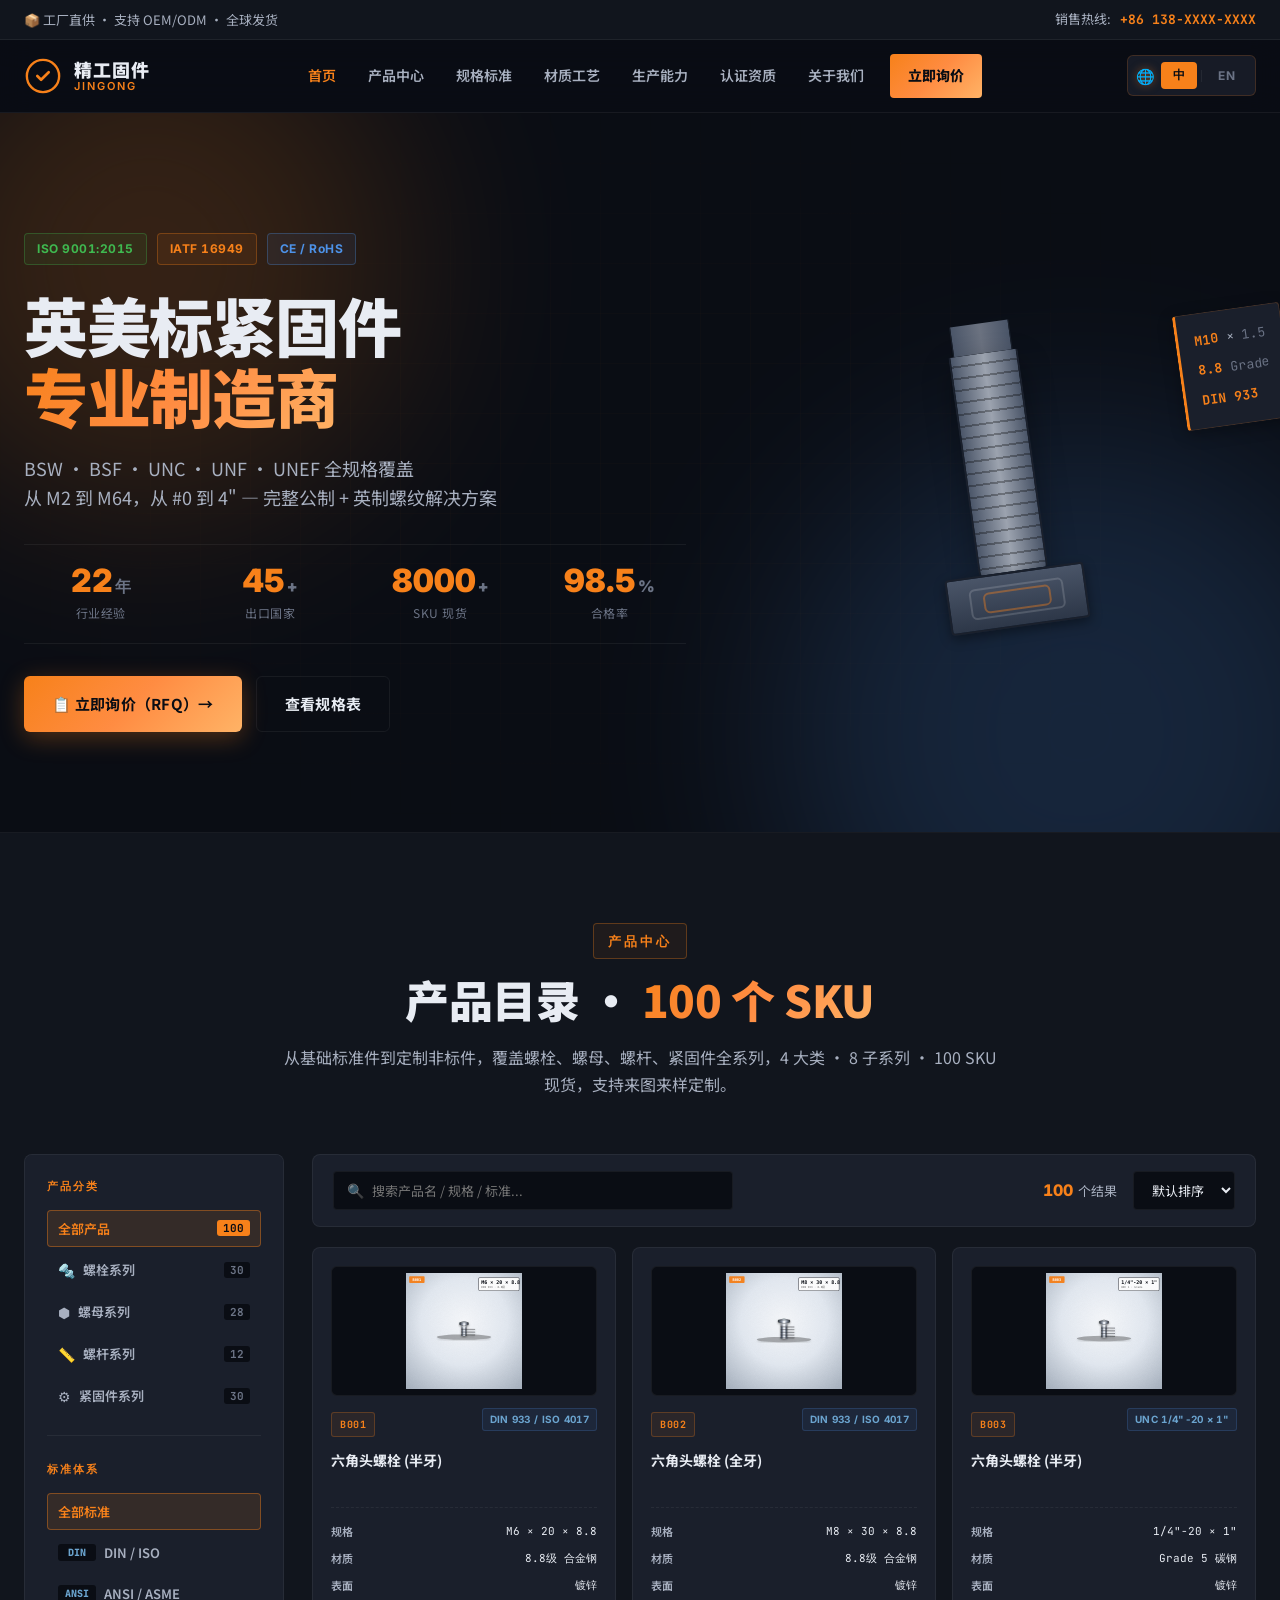
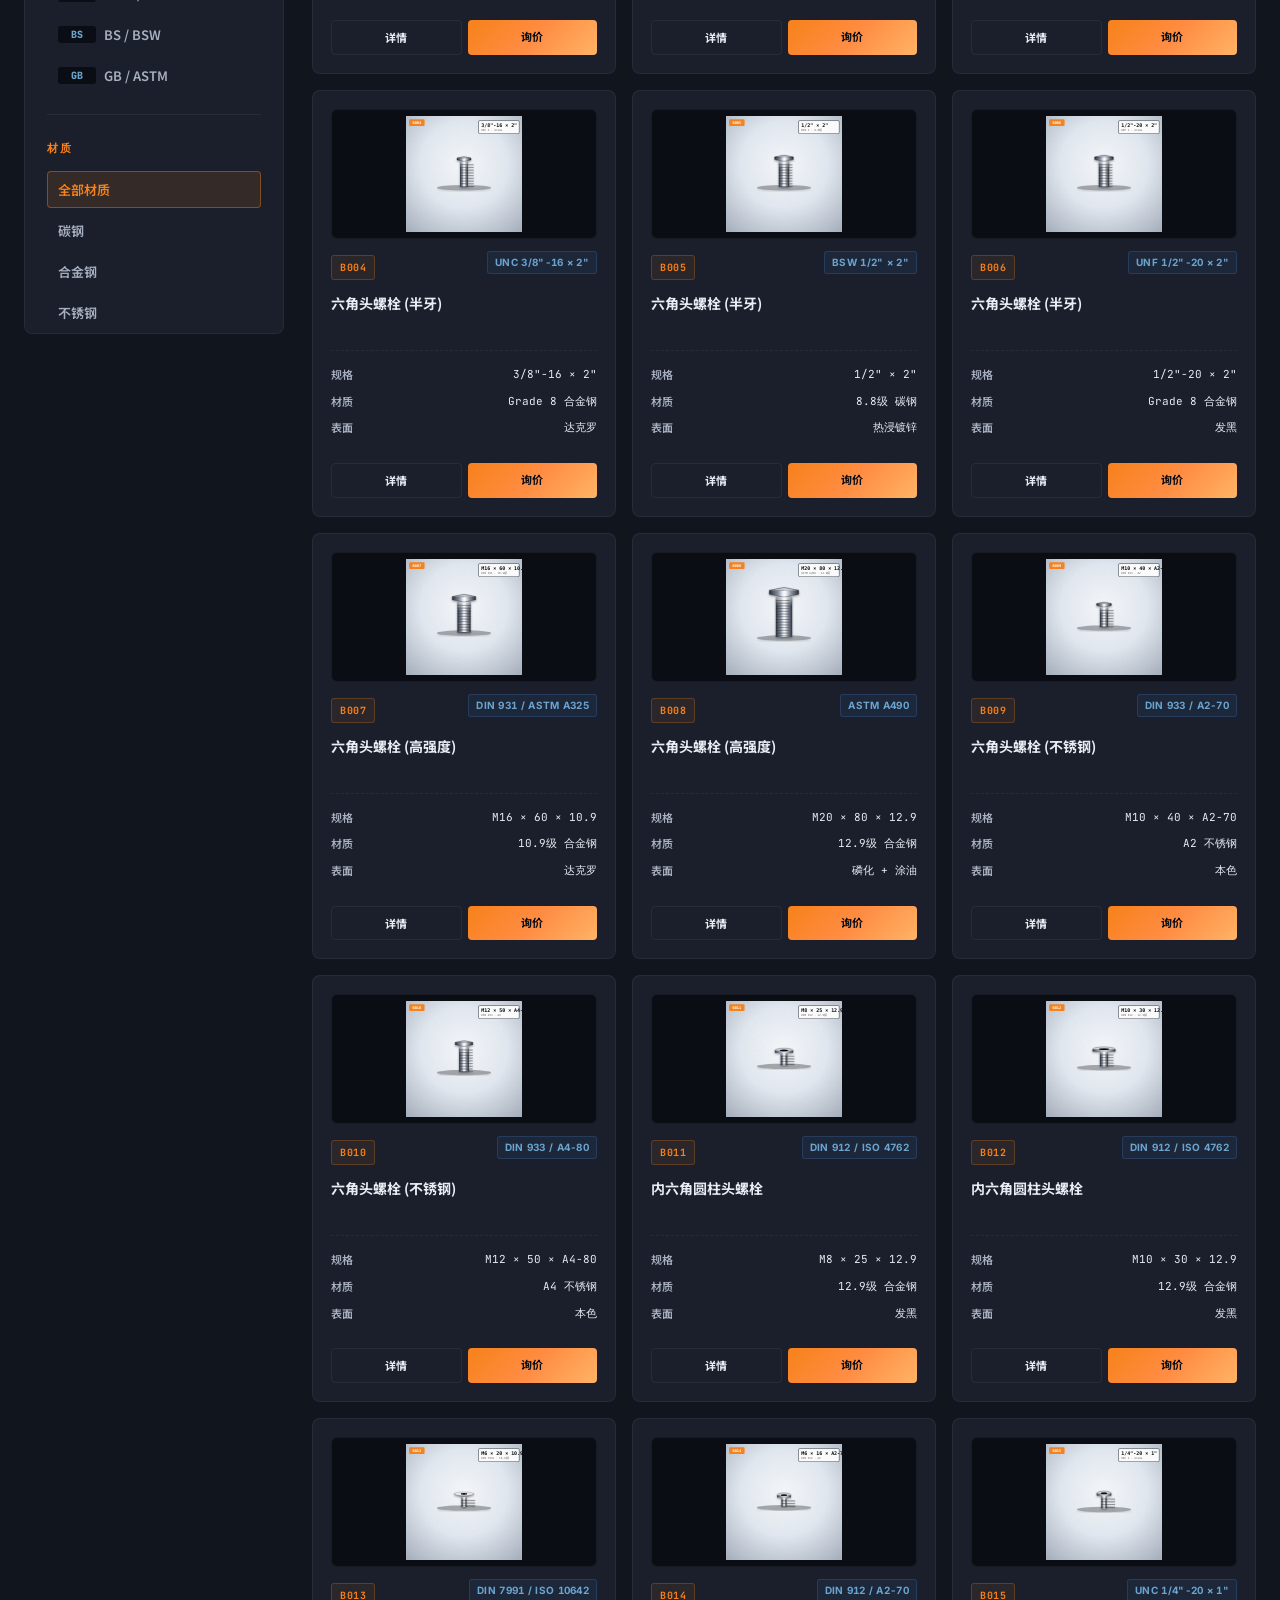
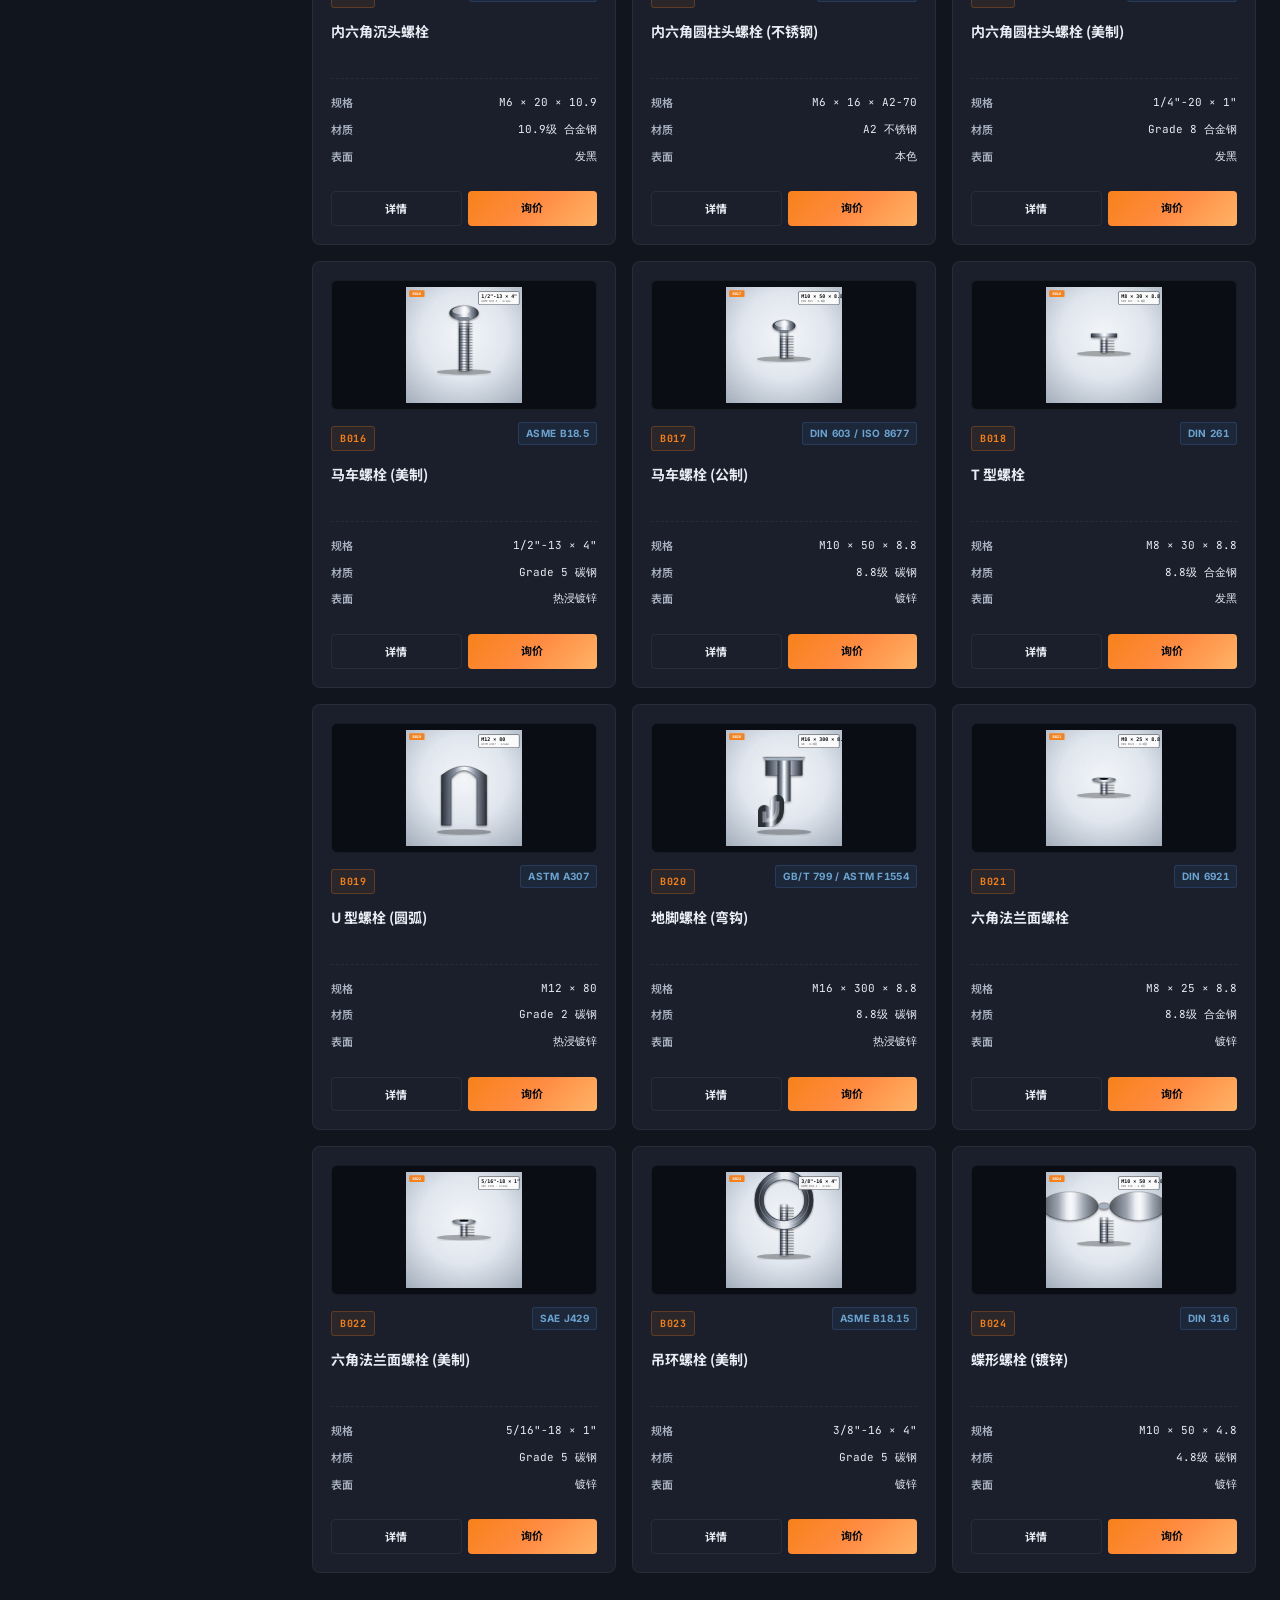
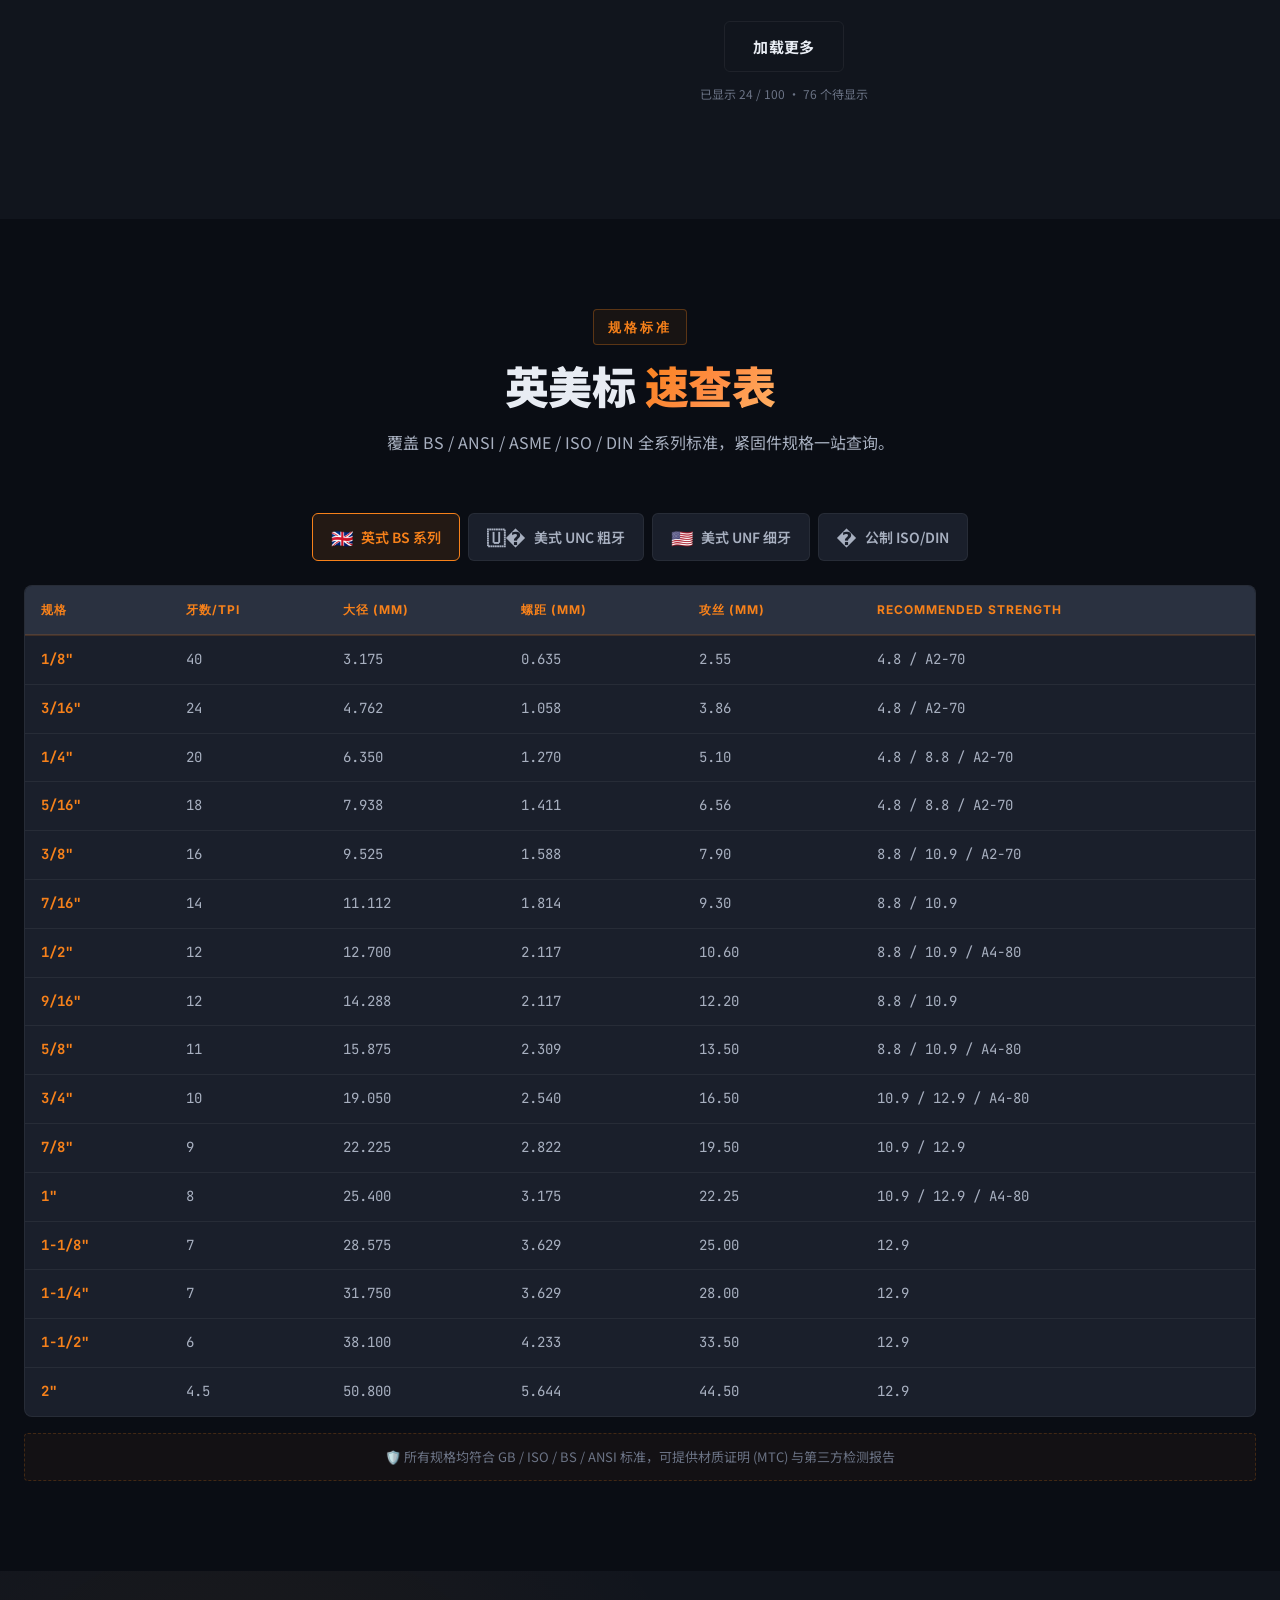
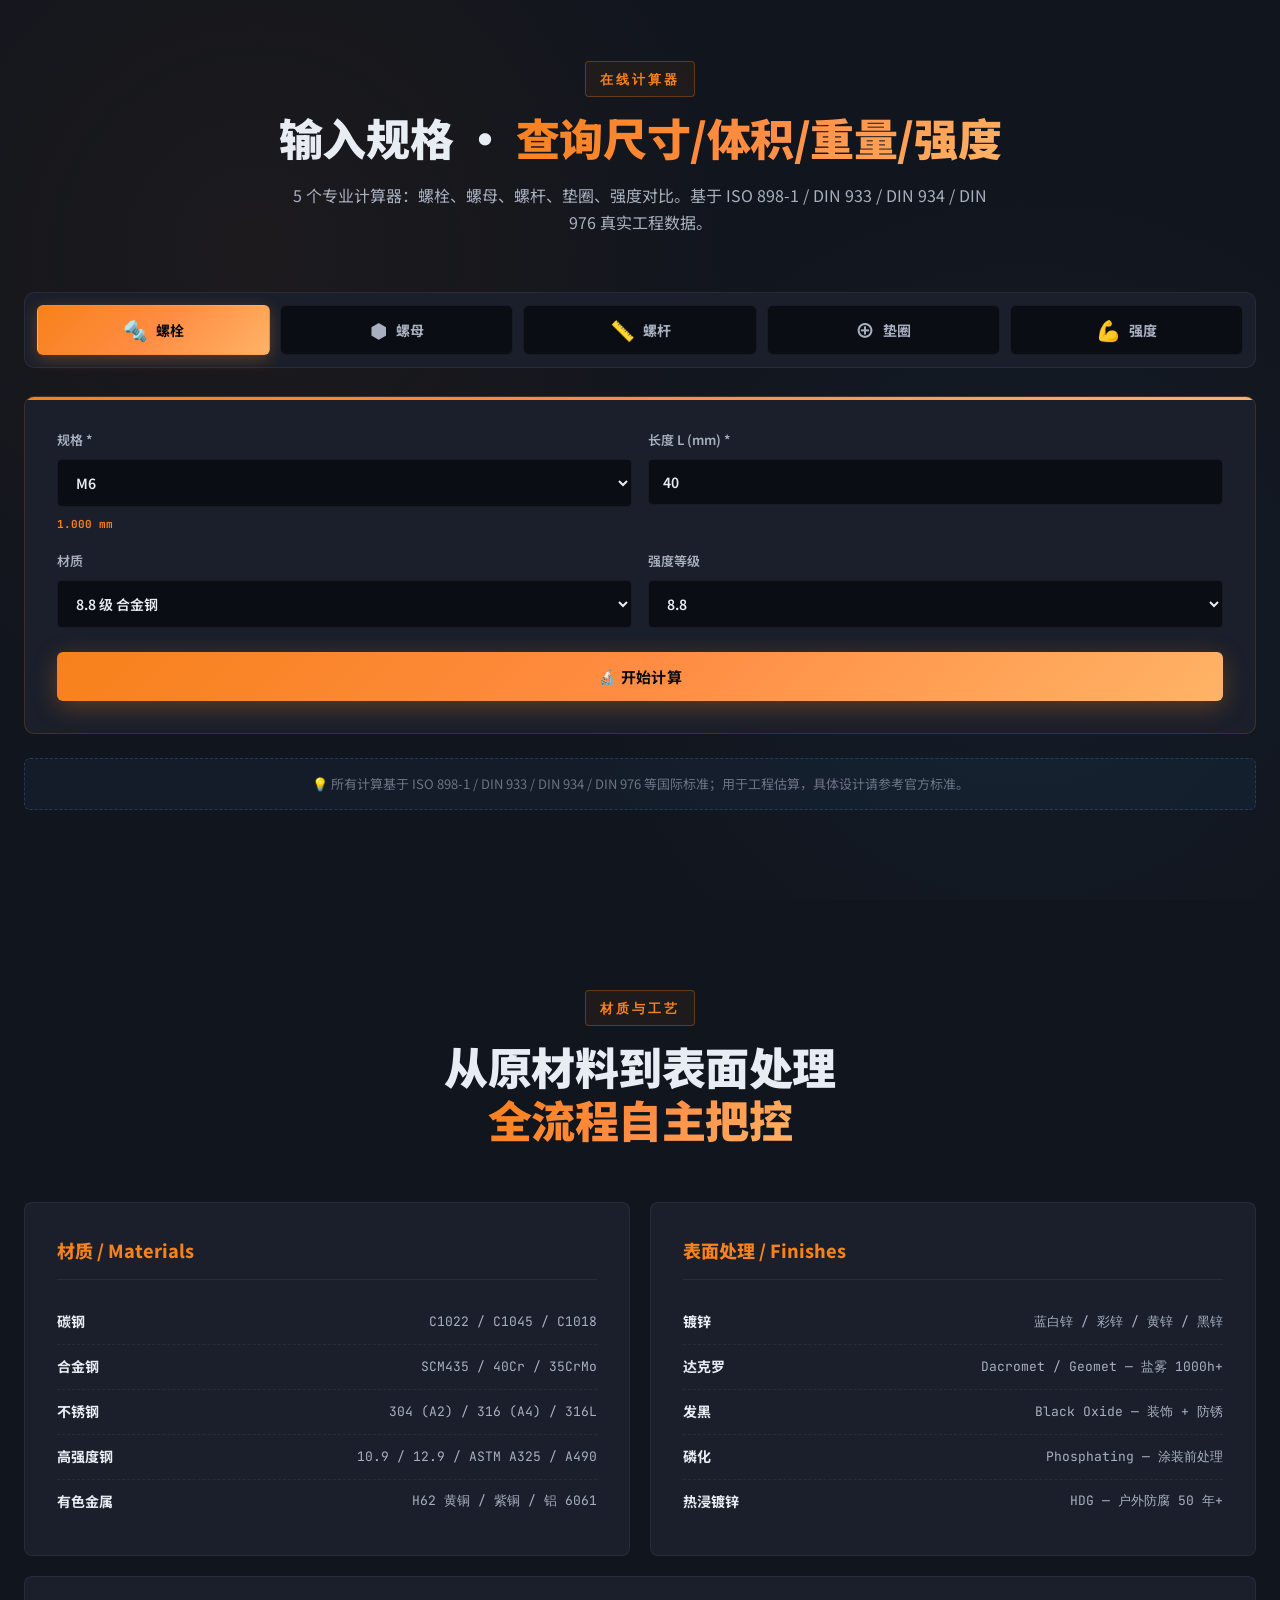
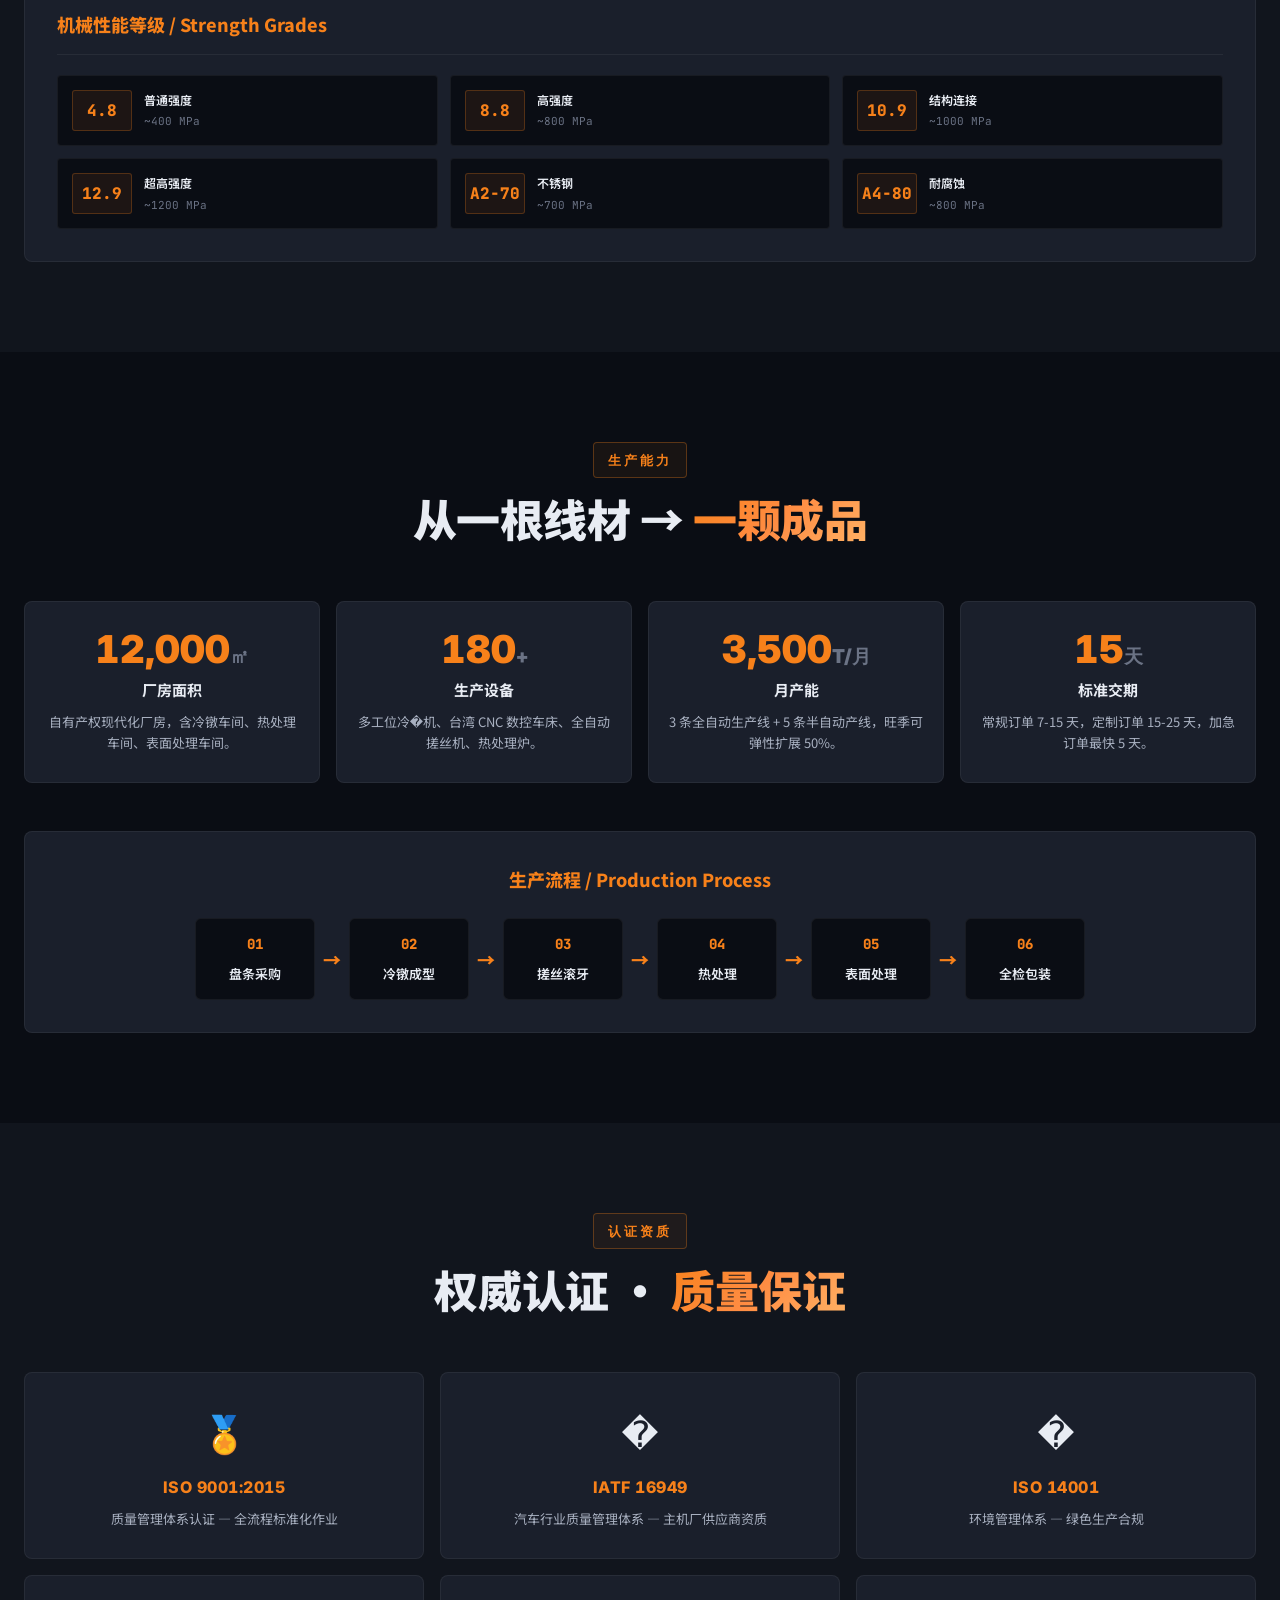
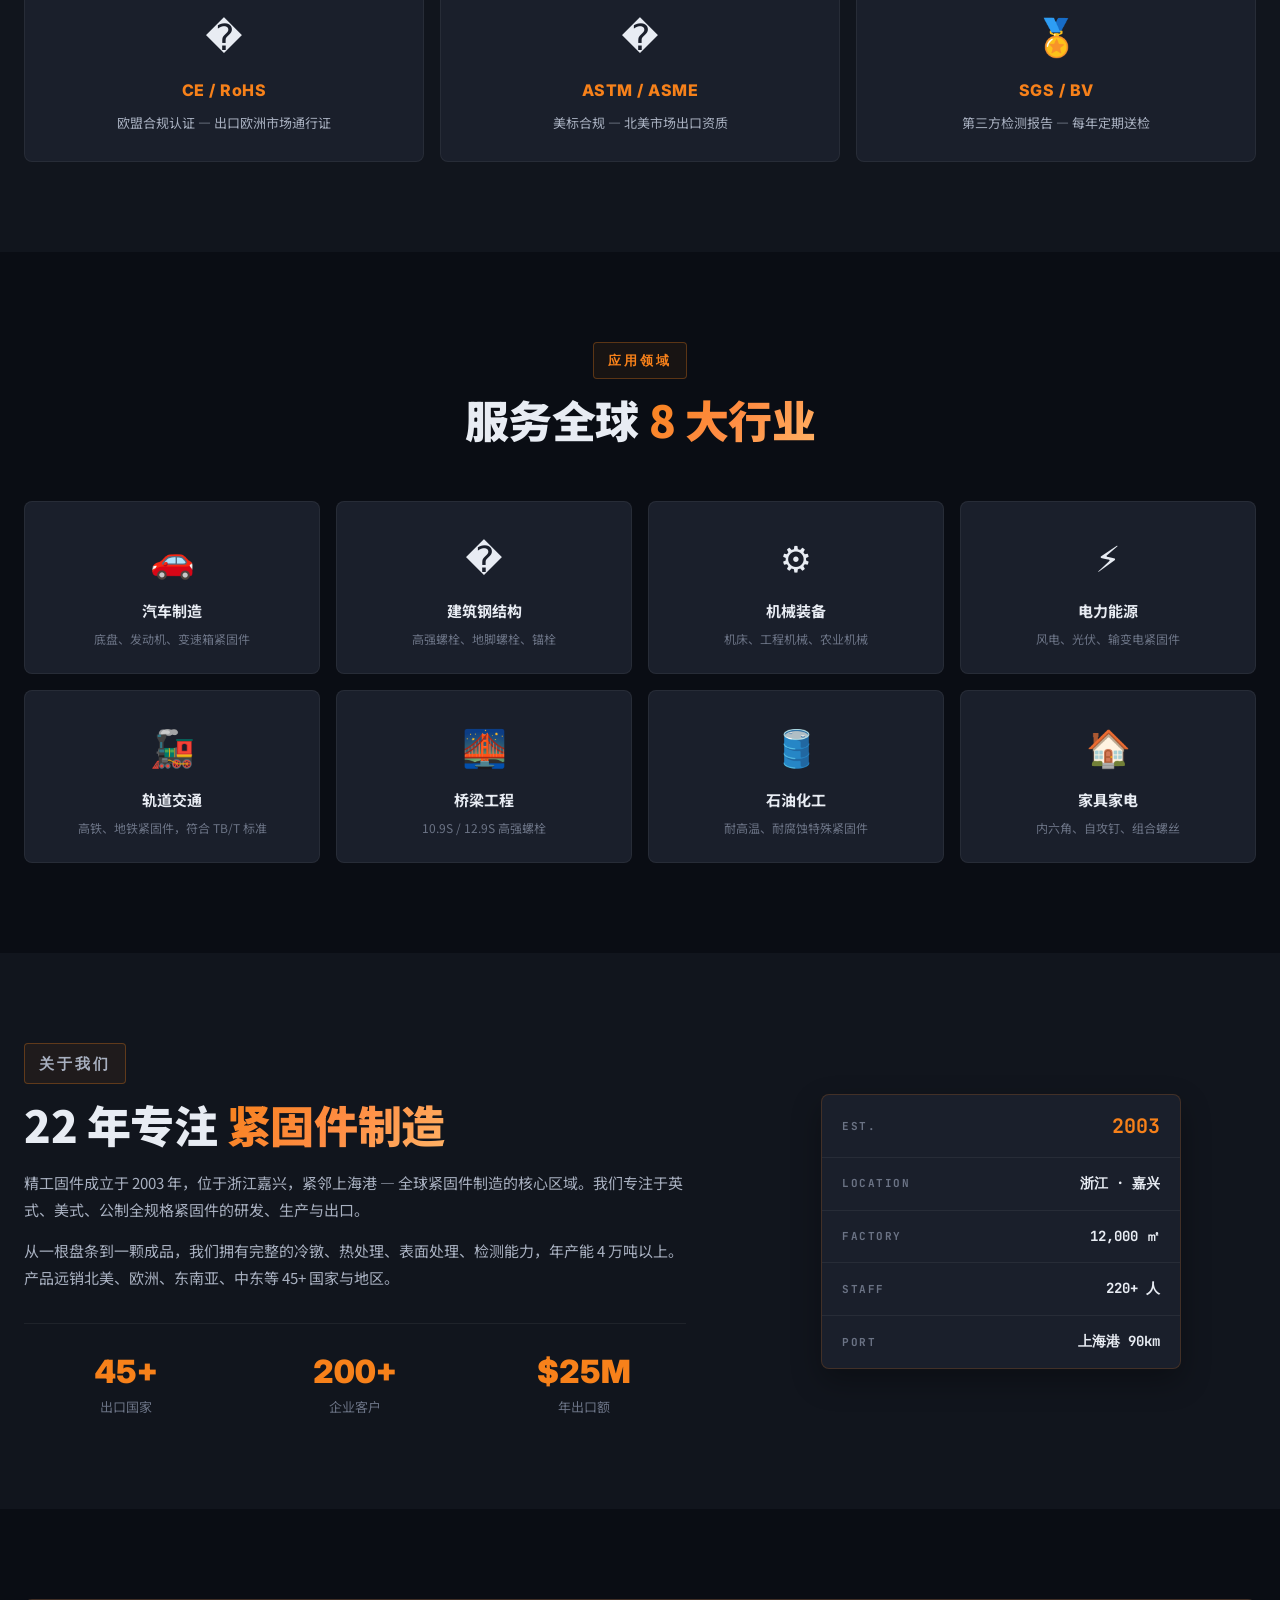
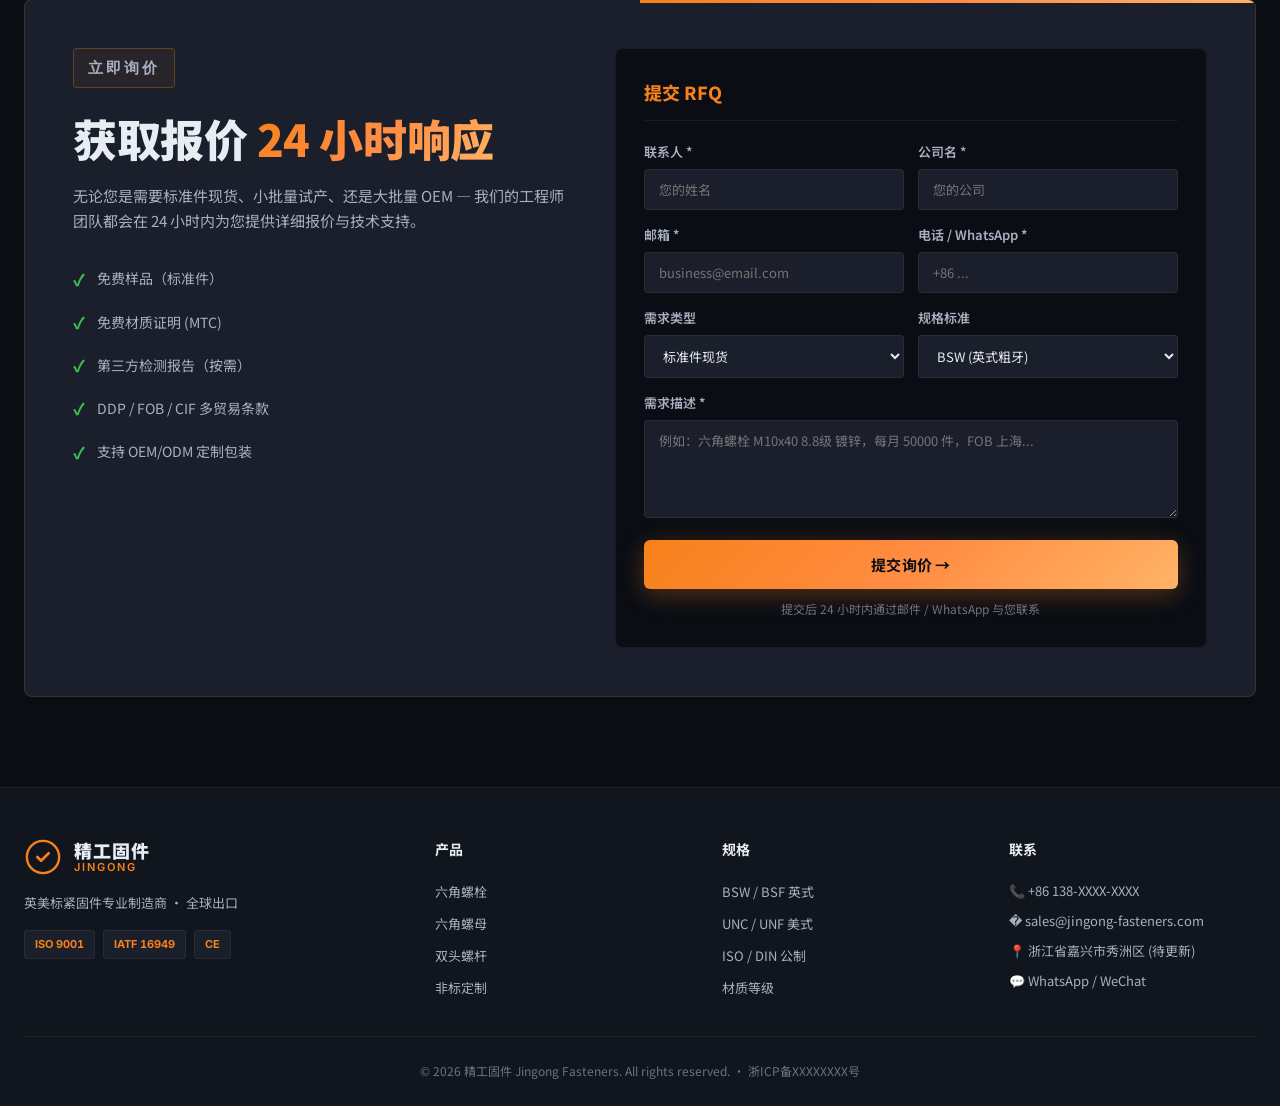
<file: index.html>
<!DOCTYPE html>
<html lang="zh-CN">
<head>
    <meta charset="UTF-8">
    <meta name="viewport" content="width=device-width, initial-scale=1.0">
    <title data-i18n="page.title">精工固件 Jingong - 专业英美标螺丝螺帽螺杆制造商</title>
    <meta name="description" data-i18n="page.desc" content="精工固件 - 专业生产符合英式 BSW/BSF、美式 UNC/UNF/UNEF 规格的螺丝、螺帽、螺杆。ISO 9001 / IATF 16949 认证工厂，支持 OEM/ODM。">
    <link rel="stylesheet" href="css/style.css">
    <link rel="preconnect" href="https://fonts.googleapis.com">
    <link rel="preconnect" href="https://fonts.gstatic.com" crossorigin>
    <link href="https://fonts.googleapis.com/css2?family=Noto+Sans+SC:wght@300;400;500;700;900&family=Inter:wght@400;500;600;700;800;900&family=JetBrains+Mono:wght@500;700&display=swap" rel="stylesheet">
</head>
<body>
    <!-- 顶部公告栏 -->
    <div class="topbar">
        <div class="container topbar-inner">
            <span data-i18n="topbar.text">📦 工厂直供 · 支持 OEM/ODM · 全球发货</span>
            <span class="topbar-meta">
                <span data-i18n="topbar.hotline">销售热线:</span>
                <strong>+86 138-XXXX-XXXX</strong>
            </span>
        </div>
    </div>

    <!-- 导航栏 -->
    <header class="navbar" id="navbar">
        <div class="container nav-container">
            <a href="#home" class="logo">
                <svg class="logo-mark" viewBox="0 0 40 40" fill="none">
                    <circle cx="20" cy="20" r="17" stroke="currentColor" stroke-width="2.5"/>
                    <path d="M14 20l4 4 8-8" stroke="currentColor" stroke-width="2.8" stroke-linecap="round" stroke-linejoin="round"/>
                </svg>
                <span class="logo-text">
                    <span class="logo-cn" data-i18n="brand.cn">精工固件</span>
                    <span class="logo-en">Jingong</span>
                </span>
            </a>
            <nav class="nav-menu" id="navMenu">
                <a href="#home" class="nav-link active" data-i18n="nav.home">首页</a>
                <a href="#products" class="nav-link" data-i18n="nav.products">产品中心</a>
                <a href="#specs" class="nav-link" data-i18n="nav.specs">规格标准</a>
                <a href="#material" class="nav-link" data-i18n="nav.material">材质工艺</a>
                <a href="#capacity" class="nav-link" data-i18n="nav.capacity">生产能力</a>
                <a href="#cert" class="nav-link" data-i18n="nav.cert">认证资质</a>
                <a href="#about" class="nav-link" data-i18n="nav.about">关于我们</a>
                <a href="#rfq" class="nav-link nav-cta" data-i18n="nav.rfq">立即询价</a>
            </nav>
            <div class="nav-right">
                <div class="lang-switch" id="langSwitch" title="切换语言 / Switch Language">
                    <span class="lang-globe" aria-hidden="true">🌐</span>
                    <button class="lang-btn active" data-lang="zh">中</button>
                    <span class="lang-divider"></span>
                    <button class="lang-btn" data-lang="en">EN</button>
                </div>
                <button class="menu-toggle" id="menuToggle" aria-label="菜单">
                    <span></span><span></span><span></span>
                </button>
            </div>
        </div>
    </header>

    <!-- 首屏 Hero -->
    <section class="hero" id="home">
        <div class="hero-bg">
            <div class="grid-overlay"></div>
            <div class="hero-glow hero-glow-1"></div>
            <div class="hero-glow hero-glow-2"></div>
        </div>
        <div class="container hero-content">
            <div class="hero-grid">
                <div class="hero-text">
                    <div class="hero-badges">
                        <span class="badge badge-iso">ISO 9001:2015</span>
                        <span class="badge badge-iatf">IATF 16949</span>
                        <span class="badge badge-ce">CE / RoHS</span>
                    </div>
                    <h1 class="hero-title">
                        <span data-i18n="hero.title.l1">英美标紧固件</span><br>
                        <span class="text-gradient" data-i18n="hero.title.l2">专业制造商</span>
                    </h1>
                    <p class="hero-subtitle" data-i18n-html="hero.subtitle">BSW · BSF · UNC · UNF · UNEF 全规格覆盖<br>从 M2 到 M64，从 #0 到 4" — 完整公制 + 英制螺纹解决方案</p>
                    <div class="hero-stats">
                        <div class="stat">
                            <div class="stat-number">22<span class="stat-unit">年</span></div>
                            <div class="stat-label" data-i18n="hero.stat.exp">行业经验</div>
                        </div>
                        <div class="stat">
                            <div class="stat-number">45<span class="stat-unit">+</span></div>
                            <div class="stat-label" data-i18n="hero.stat.country">出口国家</div>
                        </div>
                        <div class="stat">
                            <div class="stat-number">8000<span class="stat-unit">+</span></div>
                            <div class="stat-label" data-i18n="hero.stat.sku">SKU 现货</div>
                        </div>
                        <div class="stat">
                            <div class="stat-number">98.5<span class="stat-unit">%</span></div>
                            <div class="stat-label" data-i18n="hero.stat.qa">合格率</div>
                        </div>
                    </div>
                    <div class="hero-buttons">
                        <a href="#rfq" class="btn btn-primary" data-i18n="hero.cta.rfq">📋 立即询价（RFQ）→</a>
                        <a href="#specs" class="btn btn-outline" data-i18n="hero.cta.specs">查看规格表</a>
                    </div>
                </div>
                <div class="hero-visual">
                    <div class="bolt-art">
                        <div class="bolt-shank"></div>
                        <div class="bolt-thread"></div>
                        <div class="bolt-head">
                            <span class="hex-mark"></span>
                            <span class="hex-mark hex-mark-h"></span>
                        </div>
                        <div class="bolt-specs">
                            <div class="spec-line"><span class="spec-key">M10</span> × <span class="spec-val">1.5</span></div>
                            <div class="spec-line"><span class="spec-key">8.8</span> <span class="spec-val">Grade</span></div>
                            <div class="spec-line"><span class="spec-key">DIN 933</span></div>
                        </div>
                    </div>
                </div>
            </div>
        </div>
    </section>

    <!-- 产品中心 -->
    <section class="section products-section" id="products">
        <div class="container">
            <div class="section-head">
                <p class="section-tag" data-i18n="products.tag">产品中心</p>
                <h2 class="section-title">
                    <span data-i18n="products.title.l1">产品目录</span> ·
                    <span class="text-gradient" data-i18n="products.title.l2">100 个 SKU</span>
                </h2>
                <p class="section-desc" data-i18n="products.desc">从基础标准件到定制非标件，覆盖螺栓、螺母、螺杆、紧固件全系列，4 大类 · 8 子系列 · 100 SKU 现货，支持来图来样定制。</p>
            </div>

            <!-- 目录布局：左侧筛选 + 右侧网格 -->
            <button class="filter-toggle" id="filterToggle">
                <span><span class="ft-icon">⚙️</span> <span data-i18n="filter.toggle">筛选</span><span class="ft-count" id="filterCount">100</span></span>
                <span class="ft-arrow">▼</span>
            </button>
            <div class="catalog-layout">
                <!-- 左侧筛选 -->
                <aside class="catalog-filter">
                    <div class="filter-block">
                        <h4 class="filter-title" data-i18n="filter.cat">产品分类</h4>
                        <ul class="filter-list" id="filterCat">
                            <li><button class="filter-btn active" data-cat="all"><span class="filter-name" data-i18n="cat.all">全部产品</span><span class="filter-count">100</span></button></li>
                            <li><button class="filter-btn" data-cat="bolts"><span class="filter-icon">🔩</span><span class="filter-name" data-i18n="cat.bolts">螺栓系列</span><span class="filter-count">30</span></button></li>
                            <li><button class="filter-btn" data-cat="nuts"><span class="filter-icon">⬢</span><span class="filter-name" data-i18n="cat.nuts">螺母系列</span><span class="filter-count">28</span></button></li>
                            <li><button class="filter-btn" data-cat="rods"><span class="filter-icon">📏</span><span class="filter-name" data-i18n="cat.rods">螺杆系列</span><span class="filter-count">12</span></button></li>
                            <li><button class="filter-btn" data-cat="misc"><span class="filter-icon">⚙️</span><span class="filter-name" data-i18n="cat.misc">紧固件系列</span><span class="filter-count">30</span></button></li>
                        </ul>
                    </div>

                    <div class="filter-block">
                        <h4 class="filter-title" data-i18n="filter.std">标准体系</h4>
                        <ul class="filter-list" id="filterStd">
                            <li><button class="filter-btn active" data-std="all"><span class="filter-name" data-i18n="std.all">全部标准</span></button></li>
                            <li><button class="filter-btn" data-std="DIN"><span class="filter-tag">DIN</span><span class="filter-name">DIN / ISO</span></button></li>
                            <li><button class="filter-btn" data-std="ANSI"><span class="filter-tag">ANSI</span><span class="filter-name">ANSI / ASME</span></button></li>
                            <li><button class="filter-btn" data-std="BS"><span class="filter-tag">BS</span><span class="filter-name">BS / BSW</span></button></li>
                            <li><button class="filter-btn" data-std="GB"><span class="filter-tag">GB</span><span class="filter-name">GB / ASTM</span></button></li>
                        </ul>
                    </div>

                    <div class="filter-block">
                        <h4 class="filter-title" data-i18n="filter.mat">材质</h4>
                        <ul class="filter-list" id="filterMat">
                            <li><button class="filter-btn active" data-mat="all"><span class="filter-name" data-i18n="mat.all">全部材质</span></button></li>
                            <li><button class="filter-btn" data-mat="carbon"><span class="filter-name" data-i18n="filter.mat.carbon">碳钢</span></button></li>
                            <li><button class="filter-btn" data-mat="alloy"><span class="filter-name" data-i18n="filter.mat.alloy">合金钢</span></button></li>
                            <li><button class="filter-btn" data-mat="stainless"><span class="filter-name" data-i18n="filter.mat.ss">不锈钢</span></button></li>
                            <li><button class="filter-btn" data-mat="other"><span class="filter-name" data-i18n="filter.mat.other">其他</span></button></li>
                        </ul>
                    </div>

                    <button class="filter-reset" id="filterReset" data-i18n="filter.reset">↻ 重置筛选</button>
                </aside>

                <!-- 右侧产品 -->
                <div class="catalog-main">
                    <div class="catalog-toolbar">
                        <div class="toolbar-search">
                            <span class="search-icon">🔍</span>
                            <input type="text" id="productSearch" placeholder="搜索产品名 / 规格 / 标准..." data-i18n-placeholder="toolbar.search">
                        </div>
                        <div class="toolbar-info">
                            <span class="result-count"><span id="resultCount">100</span> <span data-i18n="toolbar.results">个结果</span></span>
                            <select id="productSort" class="sort-select">
                                <option value="default" data-i18n="sort.default">默认排序</option>
                                <option value="id-asc" data-i18n="sort.id">按编号</option>
                                <option value="name-asc" data-i18n="sort.name">按名称</option>
                                <option value="cat-asc" data-i18n="sort.cat">按类别</option>
                            </select>
                        </div>
                    </div>

                    <div class="product-grid" id="productGrid"></div>

                    <div class="catalog-more">
                        <button class="btn btn-outline" id="loadMoreBtn" data-i18n="toolbar.more">加载更多</button>
                        <p class="more-hint" id="moreHint"></p>
                    </div>
                </div>
            </div>
        </div>
    </section>

    <!-- 规格标准（核心卖点） -->
    <section class="section specs-section" id="specs">
        <div class="container">
            <div class="section-head">
                <p class="section-tag" data-i18n="specs.tag">规格标准</p>
                <h2 class="section-title">
                    <span data-i18n="specs.title.l1">英美标</span> <span class="text-gradient" data-i18n="specs.title.l2">速查表</span>
                </h2>
                <p class="section-desc" data-i18n="specs.desc">覆盖 BS / ANSI / ASME / ISO / DIN 全系列标准，紧固件规格一站查询。</p>
            </div>
            <div class="spec-tabs" id="specTabs">
                <button class="spec-tab active" data-tab="bs">
                    <span class="tab-flag">🇬🇧</span>
                    <span data-i18n="specs.tab.bs">英式 BS 系列</span>
                </button>
                <button class="spec-tab" data-tab="unc">
                    <span class="tab-flag">🇺�</span>
                    <span data-i18n="specs.tab.unc">美式 UNC 粗牙</span>
                </button>
                <button class="spec-tab" data-tab="unf">
                    <span class="tab-flag">🇺🇸</span>
                    <span data-i18n="specs.tab.unf">美式 UNF 细牙</span>
                </button>
                <button class="spec-tab" data-tab="metric">
                    <span class="tab-flag">�</span>
                    <span data-i18n="specs.tab.metric">公制 ISO/DIN</span>
                </button>
            </div>
            <div class="spec-table-wrap">
                <table class="spec-table" id="specTable">
                    <thead>
                        <tr>
                            <th data-i18n="specs.th.size">规格</th>
                            <th data-i18n="specs.th.tpi">牙数/TPI</th>
                            <th data-i18n="specs.th.major">大径 (mm)</th>
                            <th data-i18n="specs.th.pitch">螺距 (mm)</th>
                            <th data-i18n="specs.th.tap">攻丝 (mm)</th>
                            <th data-i18n="specs.th.strength">推荐强度</th>
                        </tr>
                    </thead>
                    <tbody id="specTableBody">
                        <!-- 由 JS 动态填充 -->
                    </tbody>
                </table>
            </div>
            <p class="spec-note" data-i18n="specs.note">�️ 所有规格均符合 GB / ISO / BS / ANSI 标准，可提供材质证明 (MTC) 与第三方检测报告</p>
        </div>
    </section>


    <!-- 紧固件计算器 -->
    <section class="section calc-section" id="calculator">
        <div class="container">
            <div class="section-head">
                <p class="section-tag" data-i18n="calc.tag">在线计算器</p>
                <h2 class="section-title">
                    <span data-i18n="calc.title.l1">输入规格</span> ·
                    <span class="text-gradient" data-i18n="calc.title.l2">查询尺寸/体积/重量/强度</span>
                </h2>
                <p class="section-desc" data-i18n="calc.desc">5 个专业计算器：螺栓、螺母、螺杆、垫圈、强度对比。基于 ISO 898-1 / DIN 933 / DIN 934 / DIN 976 真实工程数据。</p>
            </div>

            <!-- 5 个计算器标签 -->
            <div class="calc-tabs">
                <button class="calc-tab active" data-calc="bolt">
                    <span class="calc-tab-icon">🔩</span>
                    <span data-i18n="calc.tab.bolt">螺栓</span>
                </button>
                <button class="calc-tab" data-calc="nut">
                    <span class="calc-tab-icon">⬢</span>
                    <span data-i18n="calc.tab.nut">螺母</span>
                </button>
                <button class="calc-tab" data-calc="rod">
                    <span class="calc-tab-icon">📏</span>
                    <span data-i18n="calc.tab.rod">螺杆</span>
                </button>
                <button class="calc-tab" data-calc="washer">
                    <span class="calc-tab-icon">⊕</span>
                    <span data-i18n="calc.tab.washer">垫圈</span>
                </button>
                <button class="calc-tab" data-calc="strength">
                    <span class="calc-tab-icon">💪</span>
                    <span data-i18n="calc.tab.strength">强度</span>
                </button>
            </div>

            <!-- 1. 螺栓计算器 -->
            <div class="calc-panel active" id="calc-panel-bolt">
                <div class="calc-form">
                    <div class="calc-form-row">
                        <div class="calc-field">
                            <label data-i18n="calc.field.size">规格 *</label>
                            <select id="boltD">
                                <option value="3">M3</option><option value="4">M4</option>
                                <option value="5">M5</option><option value="6" selected>M6</option>
                                <option value="8">M8</option><option value="10">M10</option>
                                <option value="12">M12</option><option value="14">M14</option>
                                <option value="16">M16</option><option value="20">M20</option>
                                <option value="24">M24</option><option value="30">M30</option>
                                <option value="36">M36</option>
                            </select>
                            <span class="calc-hint" id="boltPDisplay">1.000 mm</span>
                        </div>
                        <div class="calc-field">
                            <label data-i18n="calc.field.length">长度 L (mm) *</label>
                            <input type="number" id="boltL" value="40" min="3" max="500" step="1">
                        </div>
                    </div>
                    <div class="calc-form-row">
                        <div class="calc-field">
                            <label data-i18n="calc.field.material">材质</label>
                            <select id="boltMat" data-i18n-options="calc.materials">
                                <option value="8.8" data-i18n-opt="8.8" selected>8.8 级 合金钢</option>
                                <option value="10.9" data-i18n-opt="10.9">10.9 级 合金钢</option>
                                <option value="12.9" data-i18n-opt="12.9">12.9 级 合金钢</option>
                                <option value="4.8" data-i18n-opt="4.8">4.8 级 碳钢</option>
                                <option value="b7" data-i18n-opt="b7">B7 合金钢</option>
                                <option value="a2" data-i18n-opt="a2">A2-70 不锈钢</option>
                                <option value="a4" data-i18n-opt="a4">A4-80 不锈钢</option>
                                <option value="c1022" data-i18n-opt="c1022">C1022 碳钢</option>
                                <option value="brass" data-i18n-opt="brass">H62 黄铜</option>
                            </select>
                        </div>
                        <div class="calc-field">
                            <label data-i18n="calc.field.grade">强度等级</label>
                            <select id="boltGrade">
                                <option value="4.8">4.8</option>
                                <option value="8.8" selected>8.8</option>
                                <option value="10.9">10.9</option>
                                <option value="12.9">12.9</option>
                                <option value="a2-70">A2-70</option>
                                <option value="a4-80">A4-80</option>
                            </select>
                        </div>
                    </div>
                    <button class="btn btn-primary calc-btn" id="calcBoltBtn">
                        <span data-i18n="calc.btn">🔬 开始计算</span>
                    </button>
                </div>
                <div class="calc-result" id="boltResult"></div>
            </div>

            <!-- 2. 螺母计算器 -->
            <div class="calc-panel" id="calc-panel-nut">
                <div class="calc-form">
                    <div class="calc-form-row">
                        <div class="calc-field">
                            <label data-i18n="calc.field.size">规格 *</label>
                            <select id="nutD">
                                <option value="3">M3</option><option value="4">M4</option>
                                <option value="5">M5</option><option value="6" selected>M6</option>
                                <option value="8">M8</option><option value="10">M10</option>
                                <option value="12">M12</option><option value="14">M14</option>
                                <option value="16">M16</option><option value="20">M20</option>
                                <option value="24">M24</option><option value="30">M30</option>
                                <option value="36">M36</option>
                            </select>
                        </div>
                        <div class="calc-field">
                            <label data-i18n="calc.field.material">材质</label>
                            <select id="nutMat" data-i18n-options="calc.materials">
                                <option value="8.8" data-i18n-opt="8.8" selected>8 级 碳钢</option>
                                <option value="10.9" data-i18n-opt="10.9">10 级 合金钢</option>
                                <option value="a2" data-i18n-opt="a2">A2-70 不锈钢</option>
                                <option value="a4" data-i18n-opt="a4">A4-80 不锈钢</option>
                                <option value="brass" data-i18n-opt="brass">H62 黄铜</option>
                            </select>
                        </div>
                    </div>
                    <button class="btn btn-primary calc-btn" id="calcNutBtn">
                        <span data-i18n="calc.btn">🔬 开始计算</span>
                    </button>
                </div>
                <div class="calc-result" id="nutResult"></div>
            </div>

            <!-- 3. 螺杆计算器 -->
            <div class="calc-panel" id="calc-panel-rod">
                <div class="calc-form">
                    <div class="calc-form-row">
                        <div class="calc-field">
                            <label data-i18n="calc.field.size">直径 d (mm) *</label>
                            <input type="number" id="rodD" value="10" min="3" max="64" step="0.5">
                        </div>
                        <div class="calc-field">
                            <label data-i18n="calc.field.length">长度 L (mm) *</label>
                            <input type="number" id="rodL" value="1000" min="50" max="3000" step="50">
                        </div>
                    </div>
                    <div class="calc-form-row">
                        <div class="calc-field">
                            <label data-i18n="calc.field.material">材质</label>
                            <select id="rodMat" data-i18n-options="calc.materials">
                                <option value="4.8" data-i18n-opt="4.8">4.8 级 碳钢</option>
                                <option value="8.8" data-i18n-opt="8.8" selected>8.8 级 合金钢</option>
                                <option value="10.9" data-i18n-opt="10.9">10.9 级 合金钢</option>
                                <option value="b7" data-i18n-opt="b7">B7 合金钢</option>
                                <option value="a2" data-i18n-opt="a2">A2-70 不锈钢</option>
                                <option value="a4" data-i18n-opt="a4">A4-80 不锈钢</option>
                            </select>
                        </div>
                        <div class="calc-field" style="visibility:hidden"></div>
                    </div>
                    <button class="btn btn-primary calc-btn" id="calcRodBtn">
                        <span data-i18n="calc.btn">🔬 开始计算</span>
                    </button>
                </div>
                <div class="calc-result" id="rodResult"></div>
            </div>

            <!-- 4. 垫圈计算器 -->
            <div class="calc-panel" id="calc-panel-washer">
                <div class="calc-form">
                    <div class="calc-form-row">
                        <div class="calc-field">
                            <label data-i18n="calc.field.size">适用螺栓 *</label>
                            <select id="washerD">
                                <option value="3">M3</option><option value="4">M4</option>
                                <option value="5">M5</option><option value="6" selected>M6</option>
                                <option value="8">M8</option><option value="10">M10</option>
                                <option value="12">M12</option><option value="14">M14</option>
                                <option value="16">M16</option><option value="20">M20</option>
                                <option value="24">M24</option><option value="30">M30</option>
                                <option value="36">M36</option>
                            </select>
                        </div>
                        <div class="calc-field">
                            <label data-i18n="calc.field.material">材质</label>
                            <select id="washerMat" data-i18n-options="calc.materials">
                                <option value="c1022" data-i18n-opt="c1022" selected>140HV 碳钢</option>
                                <option value="a2" data-i18n-opt="a2">A2 不锈钢</option>
                                <option value="a4" data-i18n-opt="a4">A4 不锈钢</option>
                                <option value="brass" data-i18n-opt="brass">H62 黄铜</option>
                            </select>
                        </div>
                    </div>
                    <button class="btn btn-primary calc-btn" id="calcWasherBtn">
                        <span data-i18n="calc.btn">🔬 开始计算</span>
                    </button>
                </div>
                <div class="calc-result" id="washerResult"></div>
            </div>

            <!-- 5. 强度对比 -->
            <div class="calc-panel" id="calc-panel-strength">
                <div class="calc-form">
                    <div class="calc-form-row">
                        <div class="calc-field">
                            <label data-i18n="calc.field.size">螺纹大径 d (mm) *</label>
                            <input type="number" id="strD" value="10" min="3" max="64" step="0.5">
                        </div>
                        <div class="calc-field">
                            <label data-i18n="calc.field.type">螺纹类型</label>
                            <select id="strType">
                                <option value="metric" selected>公制 (Metric)</option>
                                <option value="imperial">美制 (Imperial)</option>
                            </select>
                        </div>
                    </div>
                    <div class="calc-form-row">
                        <div class="calc-field">
                            <label data-i18n="calc.field.grade">强度等级</label>
                            <select id="strGrade">
                                <option value="4.8">4.8</option>
                                <option value="8.8" selected>8.8</option>
                                <option value="10.9">10.9</option>
                                <option value="12.9">12.9</option>
                                <option value="a2-70">A2-70</option>
                                <option value="a4-80">A4-80</option>
                            </select>
                        </div>
                        <div class="calc-field" style="visibility:hidden"></div>
                    </div>
                    <button class="btn btn-primary calc-btn" id="calcStrBtn">
                        <span data-i18n="calc.btn">🔬 开始计算</span>
                    </button>
                </div>
                <div class="calc-result" id="strResult"></div>
            </div>

            <p class="calc-note" data-i18n="calc.note">💡 所有计算基于 ISO 898-1 / DIN 933 / DIN 934 / DIN 976 等国际标准；用于工程估算，具体设计请参考官方标准。</p>
        </div>
    </section>

    <!-- 材质与表面处理 -->
    <section class="section material-section" id="material">
        <div class="container">
            <div class="section-head">
                <p class="section-tag" data-i18n="mat.tag">材质与工艺</p>
                <h2 class="section-title">
                    <span data-i18n="mat.title.l1">从原材料到表面处理</span><br>
                    <span class="text-gradient" data-i18n="mat.title.l2">全流程自主把控</span>
                </h2>
            </div>
            <div class="mat-grid">
                <div class="mat-card">
                    <h3 data-i18n="mat.materials.title">材质 / Materials</h3>
                    <ul class="mat-list">
                        <li><strong data-i18n="mat.m.1.k">碳钢</strong><span data-i18n="mat.m.1.v">C1022 / C1045 / C1018</span></li>
                        <li><strong data-i18n="mat.m.2.k">合金钢</strong><span data-i18n="mat.m.2.v">SCM435 / 40Cr / 35CrMo</span></li>
                        <li><strong data-i18n="mat.m.3.k">不锈钢</strong><span data-i18n="mat.m.3.v">304 (A2) / 316 (A4) / 316L</span></li>
                        <li><strong data-i18n="mat.m.4.k">高强度钢</strong><span data-i18n="mat.m.4.v">10.9 / 12.9 / ASTM A325 / A490</span></li>
                        <li><strong data-i18n="mat.m.5.k">有色金属</strong><span data-i18n="mat.m.5.v">H62 黄铜 / 紫铜 / 铝 6061</span></li>
                    </ul>
                </div>
                <div class="mat-card">
                    <h3 data-i18n="mat.surface.title">表面处理 / Finishes</h3>
                    <ul class="mat-list">
                        <li><strong data-i18n="mat.s.1.k">镀锌</strong><span data-i18n="mat.s.1.v">蓝白锌 / 彩锌 / 黄锌 / 黑锌</span></li>
                        <li><strong data-i18n="mat.s.2.k">达克罗</strong><span data-i18n="mat.s.2.v">Dacromet / Geomet — 盐雾 1000h+</span></li>
                        <li><strong data-i18n="mat.s.3.k">发黑</strong><span data-i18n="mat.s.3.v">Black Oxide — 装饰 + 防锈</span></li>
                        <li><strong data-i18n="mat.s.4.k">磷化</strong><span data-i18n="mat.s.4.v">Phosphating — 涂装前处理</span></li>
                        <li><strong data-i18n="mat.s.5.k">热浸镀锌</strong><span data-i18n="mat.s.5.v">HDG — 户外防腐 50 年+</span></li>
                    </ul>
                </div>
                <div class="mat-card mat-strength">
                    <h3 data-i18n="mat.grade.title">机械性能等级 / Strength Grades</h3>
                    <div class="grade-table">
                        <div class="grade-row">
                            <div class="grade-tag">4.8</div>
                            <div class="grade-info"><span data-i18n="mat.g.4.t">普通强度</span><span>~400 MPa</span></div>
                        </div>
                        <div class="grade-row">
                            <div class="grade-tag">8.8</div>
                            <div class="grade-info"><span data-i18n="mat.g.8.t">高强度</span><span>~800 MPa</span></div>
                        </div>
                        <div class="grade-row">
                            <div class="grade-tag">10.9</div>
                            <div class="grade-info"><span data-i18n="mat.g.10.t">结构连接</span><span>~1000 MPa</span></div>
                        </div>
                        <div class="grade-row">
                            <div class="grade-tag">12.9</div>
                            <div class="grade-info"><span data-i18n="mat.g.12.t">超高强度</span><span>~1200 MPa</span></div>
                        </div>
                        <div class="grade-row">
                            <div class="grade-tag">A2-70</div>
                            <div class="grade-info"><span data-i18n="mat.g.a2.t">不锈钢</span><span>~700 MPa</span></div>
                        </div>
                        <div class="grade-row">
                            <div class="grade-tag">A4-80</div>
                            <div class="grade-info"><span data-i18n="mat.g.a4.t">耐腐蚀</span><span>~800 MPa</span></div>
                        </div>
                    </div>
                </div>
            </div>
        </div>
    </section>

    <!-- 生产能力 -->
    <section class="section capacity-section" id="capacity">
        <div class="container">
            <div class="section-head">
                <p class="section-tag" data-i18n="cap.tag">生产能力</p>
                <h2 class="section-title">
                    <span data-i18n="cap.title.l1">从一根线材</span> →
                    <span class="text-gradient" data-i18n="cap.title.l2">一颗成品</span>
                </h2>
            </div>
            <div class="cap-grid">
                <div class="cap-card">
                    <div class="cap-num">12,000<span class="cap-unit">㎡</span></div>
                    <h3 data-i18n="cap.area.t">厂房面积</h3>
                    <p data-i18n="cap.area.d">自有产权现代化厂房，含冷�车间、热处理车间、表面处理车间。</p>
                </div>
                <div class="cap-card">
                    <div class="cap-num">180<span class="cap-unit">+</span></div>
                    <h3 data-i18n="cap.machine.t">生产设备</h3>
                    <p data-i18n="cap.machine.d">多工位冷镦机、台湾 CNC 数控车床、全自动搓丝机、热处理炉。</p>
                </div>
                <div class="cap-card">
                    <div class="cap-num">3,500<span class="cap-unit" data-i18n="cap.unit">T/月</span></div>
                    <h3 data-i18n="cap.output.t">月产能</h3>
                    <p data-i18n="cap.output.d">3 条全自动生产线 + 5 条半自动产线，旺季可弹性扩展 50%。</p>
                </div>
                <div class="cap-card">
                    <div class="cap-num">15<span class="cap-unit">天</span></div>
                    <h3 data-i18n="cap.lead.t">标准交期</h3>
                    <p data-i18n="cap.lead.d">常规订单 7-15 天，定制订单 15-25 天，加急订单最快 5 天。</p>
                </div>
            </div>
            <div class="cap-process">
                <h3 data-i18n="cap.process.t">生产流程 / Production Process</h3>
                <div class="process-flow">
                    <div class="proc-step"><span class="proc-num">01</span><span data-i18n="cap.p.1">盘条采购</span></div>
                    <span class="proc-arrow">→</span>
                    <div class="proc-step"><span class="proc-num">02</span><span data-i18n="cap.p.2">冷镦成型</span></div>
                    <span class="proc-arrow">→</span>
                    <div class="proc-step"><span class="proc-num">03</span><span data-i18n="cap.p.3">搓丝滚牙</span></div>
                    <span class="proc-arrow">→</span>
                    <div class="proc-step"><span class="proc-num">04</span><span data-i18n="cap.p.4">热处理</span></div>
                    <span class="proc-arrow">→</span>
                    <div class="proc-step"><span class="proc-num">05</span><span data-i18n="cap.p.5">表面处理</span></div>
                    <span class="proc-arrow">→</span>
                    <div class="proc-step"><span class="proc-num">06</span><span data-i18n="cap.p.6">全检包装</span></div>
                </div>
            </div>
        </div>
    </section>

    <!-- 认证资质 -->
    <section class="section cert-section" id="cert">
        <div class="container">
            <div class="section-head">
                <p class="section-tag" data-i18n="cert.tag">认证资质</p>
                <h2 class="section-title">
                    <span data-i18n="cert.title.l1">权威认证</span> ·
                    <span class="text-gradient" data-i18n="cert.title.l2">质量保证</span>
                </h2>
            </div>
            <div class="cert-grid">
                <div class="cert-card">
                    <div class="cert-icon">🏅</div>
                    <h3>ISO 9001:2015</h3>
                    <p data-i18n="cert.1.d">质量管理体系认证 — 全流程标准化作业</p>
                </div>
                <div class="cert-card">
                    <div class="cert-icon">�</div>
                    <h3>IATF 16949</h3>
                    <p data-i18n="cert.2.d">汽车行业质量管理体系 — 主机厂供应商资质</p>
                </div>
                <div class="cert-card">
                    <div class="cert-icon">�</div>
                    <h3>ISO 14001</h3>
                    <p data-i18n="cert.3.d">环境管理体系 — 绿色生产合规</p>
                </div>
                <div class="cert-card">
                    <div class="cert-icon">�</div>
                    <h3>CE / RoHS</h3>
                    <p data-i18n="cert.4.d">欧盟合规认证 — 出口欧洲市场通行证</p>
                </div>
                <div class="cert-card">
                    <div class="cert-icon">�</div>
                    <h3>ASTM / ASME</h3>
                    <p data-i18n="cert.5.d">美标合规 — 北美市场出口资质</p>
                </div>
                <div class="cert-card">
                    <div class="cert-icon">🏅</div>
                    <h3>SGS / BV</h3>
                    <p data-i18n="cert.6.d">第三方检测报告 — 每年定期送检</p>
                </div>
            </div>
        </div>
    </section>

    <!-- 应用行业 -->
    <section class="section industry-section">
        <div class="container">
            <div class="section-head">
                <p class="section-tag" data-i18n="ind.tag">应用领域</p>
                <h2 class="section-title">
                    <span data-i18n="ind.title.l1">服务全球</span>
                    <span class="text-gradient" data-i18n="ind.title.l2">8 大行业</span>
                </h2>
            </div>
            <div class="industry-grid">
                <div class="ind-card">
                    <div class="ind-icon">🚗</div>
                    <h3 data-i18n="ind.1.t">汽车制造</h3>
                    <p data-i18n="ind.1.d">底盘、发动机、变速箱紧固件</p>
                </div>
                <div class="ind-card">
                    <div class="ind-icon">�️</div>
                    <h3 data-i18n="ind.2.t">建筑钢结构</h3>
                    <p data-i18n="ind.2.d">高强螺栓、地脚螺栓、锚栓</p>
                </div>
                <div class="ind-card">
                    <div class="ind-icon">⚙️</div>
                    <h3 data-i18n="ind.3.t">机械装备</h3>
                    <p data-i18n="ind.3.d">机床、工程机械、农业机械</p>
                </div>
                <div class="ind-card">
                    <div class="ind-icon">⚡</div>
                    <h3 data-i18n="ind.4.t">电力能源</h3>
                    <p data-i18n="ind.4.d">风电、光伏、输变电紧固件</p>
                </div>
                <div class="ind-card">
                    <div class="ind-icon">🚂</div>
                    <h3 data-i18n="ind.5.t">轨道交通</h3>
                    <p data-i18n="ind.5.d">高铁、地铁紧固件，符合 TB/T 标准</p>
                </div>
                <div class="ind-card">
                    <div class="ind-icon">🌉</div>
                    <h3 data-i18n="ind.6.t">桥梁工程</h3>
                    <p data-i18n="ind.6.d">10.9S / 12.9S 高强螺栓</p>
                </div>
                <div class="ind-card">
                    <div class="ind-icon">🛢️</div>
                    <h3 data-i18n="ind.7.t">石油化工</h3>
                    <p data-i18n="ind.7.d">耐高温、耐腐蚀特殊紧固件</p>
                </div>
                <div class="ind-card">
                    <div class="ind-icon">🏠</div>
                    <h3 data-i18n="ind.8.t">家具家电</h3>
                    <p data-i18n="ind.8.d">内六角、自攻钉、组合螺丝</p>
                </div>
            </div>
        </div>
    </section>

    <!-- 关于我们 -->
    <section class="section about-section" id="about">
        <div class="container about-container">
            <div class="about-text">
                <p class="section-tag" data-i18n="about.tag">关于我们</p>
                <h2 class="section-title">
                    <span data-i18n="about.title.l1">22 年专注</span>
                    <span class="text-gradient" data-i18n="about.title.l2">紧固件制造</span>
                </h2>
                <p data-i18n="about.p1">精工固件成立于 2003 年，位于浙江嘉兴，紧邻上海港 — 全球紧固件制造的核心区域。我们专注于英式、美式、公制全规格紧固件的研发、生产与出口。</p>
                <p data-i18n="about.p2">从一根盘条到一颗成品，我们拥有完整的冷镦、热处理、表面处理、检测能力，年产能 4 万吨以上。产品远销北美、欧洲、东南亚、中东等 45+ 国家与地区。</p>
                <div class="about-features">
                    <div class="about-feature">
                        <span class="feature-num">45+</span>
                        <span class="feature-label" data-i18n="about.f.1">出口国家</span>
                    </div>
                    <div class="about-feature">
                        <span class="feature-num">200+</span>
                        <span class="feature-label" data-i18n="about.f.2">企业客户</span>
                    </div>
                    <div class="about-feature">
                        <span class="feature-num">$25M</span>
                        <span class="feature-label" data-i18n="about.f.3">年出口额</span>
                    </div>
                </div>
            </div>
            <div class="about-visual">
                <div class="factory-card">
                    <div class="fc-line"><span class="fc-label">EST.</span><span class="fc-val">2003</span></div>
                    <div class="fc-line"><span class="fc-label" data-i18n="about.fc.loc">LOCATION</span><span class="fc-val" data-i18n="about.fc.loc.v">浙江 · 嘉兴</span></div>
                    <div class="fc-line"><span class="fc-label" data-i18n="about.fc.size">FACTORY</span><span class="fc-val" data-i18n="about.fc.size.v">12,000 ㎡</span></div>
                    <div class="fc-line"><span class="fc-label" data-i18n="about.fc.staff">STAFF</span><span class="fc-val" data-i18n="about.fc.staff.v">220+ 人</span></div>
                    <div class="fc-line"><span class="fc-label" data-i18n="about.fc.port">PORT</span><span class="fc-val" data-i18n="about.fc.port.v">上海港 90km</span></div>
                </div>
            </div>
        </div>
    </section>

    <!-- RFQ 询价表单 -->
    <section class="section rfq-section" id="rfq">
        <div class="container">
            <div class="rfq-card">
                <div class="rfq-info">
                    <p class="section-tag" data-i18n="rfq.tag">立即询价</p>
                    <h2 class="section-title light">
                        <span data-i18n="rfq.title.l1">获取报价</span> <span class="text-gradient" data-i18n="rfq.title.l2">24 小时响应</span>
                    </h2>
                    <p data-i18n="rfq.desc">无论您是需要标准件现货、小批量试产、还是大批量 OEM — 我们的工程师团队都会在 24 小时内为您提供详细报价与技术支持。</p>
                    <ul class="rfq-perks">
                        <li><span class="check">✓</span><span data-i18n="rfq.b.1">免费样品（标准件）</span></li>
                        <li><span class="check">✓</span><span data-i18n="rfq.b.2">免费材质证明 (MTC)</span></li>
                        <li><span class="check">✓</span><span data-i18n="rfq.b.3">第三方检测报告（按需）</span></li>
                        <li><span class="check">✓</span><span data-i18n="rfq.b.4">DDP / FOB / CIF 多贸易条款</span></li>
                        <li><span class="check">✓</span><span data-i18n="rfq.b.5">支持 OEM/ODM 定制包装</span></li>
                    </ul>
                </div>
                <form class="rfq-form" id="rfqForm">
                    <h3 class="rfq-form-title" data-i18n="rfq.form.t">提交 RFQ</h3>
                    <div class="form-row">
                        <div class="form-group">
                            <label data-i18n="rfq.f.name">联系人 *</label>
                            <input type="text" name="name" required data-i18n-placeholder="rfq.f.name.ph" placeholder="您的姓名">
                        </div>
                        <div class="form-group">
                            <label data-i18n="rfq.f.company">公司名 *</label>
                            <input type="text" name="company" required data-i18n-placeholder="rfq.f.company.ph" placeholder="您的公司">
                        </div>
                    </div>
                    <div class="form-row">
                        <div class="form-group">
                            <label data-i18n="rfq.f.email">邮箱 *</label>
                            <input type="email" name="email" required data-i18n-placeholder="rfq.f.email.ph" placeholder="business@email.com">
                        </div>
                        <div class="form-group">
                            <label data-i18n="rfq.f.phone">电话 / WhatsApp *</label>
                            <input type="tel" name="phone" required data-i18n-placeholder="rfq.f.phone.ph" placeholder="+86 ...">
                        </div>
                    </div>
                    <div class="form-row">
                        <div class="form-group">
                            <label data-i18n="rfq.f.type">需求类型</label>
                            <select name="type">
                                <option data-i18n-option="rfq.f.type.std" selected>标准件现货</option>
                                <option data-i18n-option="rfq.f.type.oem">OEM 贴牌</option>
                                <option data-i18n-option="rfq.f.type.odm">ODM 定制</option>
                                <option data-i18n-option="rfq.f.type.sample">样品申请</option>
                            </select>
                        </div>
                        <div class="form-group">
                            <label data-i18n="rfq.f.spec">规格标准</label>
                            <select name="spec">
                                <option data-i18n-option="rfq.f.spec.bsw">BSW (英式粗牙)</option>
                                <option data-i18n-option="rfq.f.spec.bsf">BSF (英式细牙)</option>
                                <option data-i18n-option="rfq.f.spec.unc">UNC (美式粗牙)</option>
                                <option data-i18n-option="rfq.f.spec.unf">UNF (美式细牙)</option>
                                <option data-i18n-option="rfq.f.spec.iso">ISO / DIN (公制)</option>
                                <option data-i18n-option="rfq.f.spec.other">其它 / 定制</option>
                            </select>
                        </div>
                    </div>
                    <div class="form-group">
                        <label data-i18n="rfq.f.desc">需求描述 *</label>
                        <textarea name="desc" rows="4" required data-i18n-placeholder="rfq.f.desc.ph" placeholder="例如：六角螺栓 M10x40 8.8级 镀锌，每月 50000 件，FOB 上海..."></textarea>
                    </div>
                    <button type="submit" class="btn btn-primary btn-block" data-i18n="rfq.f.submit">提交询价 →</button>
                    <p class="form-tip" data-i18n="rfq.f.tip">提交后 24 小时内通过邮件 / WhatsApp 与您联系</p>
                </form>
            </div>
        </div>
    </section>

    <!-- 页脚 -->
    <footer class="footer">
        <div class="container">
            <div class="footer-grid">
                <div class="footer-brand">
                    <a href="#home" class="logo">
                        <svg class="logo-mark" viewBox="0 0 40 40" fill="none">
                            <circle cx="20" cy="20" r="17" stroke="currentColor" stroke-width="2.5"/>
                            <path d="M14 20l4 4 8-8" stroke="currentColor" stroke-width="2.8" stroke-linecap="round" stroke-linejoin="round"/>
                        </svg>
                        <span class="logo-text">
                            <span class="logo-cn" data-i18n="brand.cn">精工固件</span>
                            <span class="logo-en">Jingong</span>
                        </span>
                    </a>
                    <p data-i18n="footer.tagline">英美标紧固件专业制造商 · 全球出口</p>
                    <div class="footer-cert">
                        <span class="cert-mini">ISO 9001</span>
                        <span class="cert-mini">IATF 16949</span>
                        <span class="cert-mini">CE</span>
                    </div>
                </div>
                <div class="footer-col">
                    <h4 data-i18n="footer.col1.t">产品</h4>
                    <a href="#products" data-i18n="footer.col1.l1">六角螺栓</a>
                    <a href="#products" data-i18n="footer.col1.l2">六角螺母</a>
                    <a href="#products" data-i18n="footer.col1.l3">双头螺杆</a>
                    <a href="#products" data-i18n="footer.col1.l4">非标定制</a>
                </div>
                <div class="footer-col">
                    <h4 data-i18n="footer.col2.t">规格</h4>
                    <a href="#specs" data-i18n="footer.col2.l1">BSW / BSF 英式</a>
                    <a href="#specs" data-i18n="footer.col2.l2">UNC / UNF 美式</a>
                    <a href="#specs" data-i18n="footer.col2.l3">ISO / DIN 公制</a>
                    <a href="#material" data-i18n="footer.col2.l4">材质等级</a>
                </div>
                <div class="footer-col">
                    <h4 data-i18n="footer.col3.t">联系</h4>
                    <p class="footer-line">📞 +86 138-XXXX-XXXX</p>
                    <p class="footer-line">�️ sales@jingong-fasteners.com</p>
                    <p class="footer-line" data-i18n="footer.address">📍 浙江省嘉兴市秀洲区</p>
                    <p class="footer-line">💬 WhatsApp / WeChat</p>
                </div>
            </div>
            <div class="footer-bottom">
                <p data-i18n="footer.copyright">© 2026 精工固件 Jingong Fasteners. All rights reserved. · 浙ICP备XXXXXXXX号</p>
            </div>
        </div>
    </footer>

    <script src="js/products-data.js"></script>
    <script src="js/product-images.js"></script>
    <script src="js/calculator-data.js"></script>
    <script src="js/calculator-engine.js"></script>
    <script src="js/calculator-ui.js"></script>
    <script src="js/specs-data.js"></script>
    <script src="js/i18n.js"></script>
    <script src="js/main.js"></script>
</body>
</html>
</file>
<file: css/style.css>
/* ===== 全局重置 ===== */
*,
*::before,
*::after {
    margin: 0;
    padding: 0;
    box-sizing: border-box;
}

:root {
    /* 颜色 - 深色工业风 */
    --bg-deep: #0a0d14;
    --bg-dark: #11151d;
    --bg-card: #1a1f2b;
    --bg-card-hover: #232938;
    --bg-elevated: #2a3140;
    --text-primary: #e8ecf3;
    --text-secondary: #a8b0c0;
    --text-muted: #6b7385;
    --accent-orange: #f7811a;
    --accent-amber: #ff8c42;
    --accent-blue: #4d92e8;
    --accent-steel: #6ba4cf;
    --accent-green: #3fb950;
    --accent-red: #f85149;
    --border: rgba(247, 129, 26, 0.18);
    --border-light: rgba(255, 255, 255, 0.06);
    --gradient: linear-gradient(135deg, #f7811a 0%, #ff8c42 50%, #ffb366 100%);
    --gradient-cool: linear-gradient(135deg, #4d92e8 0%, #6ba4cf 100%);
    --font-cn: 'Noto Sans SC', system-ui, -apple-system, sans-serif;
    --font-en: 'Inter', system-ui, sans-serif;
    --font-mono: 'JetBrains Mono', 'SF Mono', Consolas, monospace;
    --container: 1280px;
    --section-pad: 90px;
}

html {
    scroll-behavior: smooth;
}

body {
    font-family: var(--font-cn);
    background: var(--bg-deep);
    color: var(--text-primary);
    line-height: 1.7;
    overflow-x: hidden;
    -webkit-font-smoothing: antialiased;
    font-feature-settings: "tnum";
}

img { max-width: 100%; display: block; }
a { color: inherit; text-decoration: none; transition: color 0.2s; }
button {
    font-family: inherit;
    cursor: pointer;
    border: none;
    background: none;
    color: inherit;
}

.container {
    max-width: var(--container);
    margin: 0 auto;
    padding: 0 24px;
}

/* ===== 通用 ===== */
.section {
    padding: var(--section-pad) 0;
    position: relative;
}

.section-head {
    text-align: center;
    margin-bottom: 56px;
}

.section-tag {
    color: var(--accent-orange);
    font-size: 13px;
    font-weight: 700;
    letter-spacing: 3px;
    text-transform: uppercase;
    margin-bottom: 14px;
    display: inline-block;
    padding: 6px 14px;
    border: 1px solid rgba(247, 129, 26, 0.3);
    border-radius: 4px;
    background: rgba(247, 129, 26, 0.06);
    font-family: var(--font-en);
}

.section-title {
    font-size: clamp(30px, 4.5vw, 44px);
    font-weight: 900;
    line-height: 1.2;
    margin-bottom: 18px;
    letter-spacing: -0.01em;
}

.section-title.light { color: var(--text-primary); }

.section-desc {
    font-size: 16px;
    color: var(--text-secondary);
    max-width: 720px;
    margin: 0 auto;
}

.text-gradient {
    background: var(--gradient);
    -webkit-background-clip: text;
    background-clip: text;
    -webkit-text-fill-color: transparent;
}

/* ===== 按钮 ===== */
.btn {
    display: inline-flex;
    align-items: center;
    justify-content: center;
    padding: 14px 28px;
    border-radius: 6px;
    font-size: 15px;
    font-weight: 700;
    transition: all 0.3s cubic-bezier(0.4, 0, 0.2, 1);
    position: relative;
    cursor: pointer;
    letter-spacing: 0.3px;
}

.btn-primary {
    background: var(--gradient);
    color: #0a0d14;
    box-shadow: 0 6px 24px rgba(247, 129, 26, 0.3);
}

.btn-primary:hover {
    transform: translateY(-2px);
    box-shadow: 0 10px 32px rgba(247, 129, 26, 0.5);
}

.btn-outline {
    background: transparent;
    color: var(--text-primary);
    border: 1.5px solid var(--border-light);
}

.btn-outline:hover {
    background: rgba(255, 255, 255, 0.04);
    border-color: var(--accent-orange);
    color: var(--accent-orange);
}

.btn-block { width: 100%; }

/* ===== 顶部公告栏 ===== */
.topbar {
    background: var(--bg-dark);
    border-bottom: 1px solid var(--border-light);
    padding: 8px 0;
    font-size: 13px;
}

.topbar-inner {
    display: flex;
    justify-content: space-between;
    align-items: center;
    color: var(--text-secondary);
}

.topbar-meta strong {
    color: var(--accent-orange);
    margin-left: 6px;
    font-family: var(--font-mono);
}

/* ===== 导航栏 ===== */
.navbar {
    position: sticky;
    top: 0;
    z-index: 100;
    padding: 14px 0;
    background: rgba(10, 13, 20, 0.85);
    backdrop-filter: blur(16px);
    -webkit-backdrop-filter: blur(16px);
    border-bottom: 1px solid var(--border-light);
}

.nav-container {
    display: flex;
    align-items: center;
    justify-content: space-between;
    gap: 20px;
}

.logo {
    display: flex;
    align-items: center;
    gap: 12px;
}

.logo-mark {
    width: 38px;
    height: 38px;
    color: var(--accent-orange);
    flex-shrink: 0;
}

.logo-text {
    display: flex;
    flex-direction: column;
    line-height: 1;
}

.logo-cn {
    font-size: 18px;
    font-weight: 900;
    letter-spacing: 1px;
}

.logo-en {
    font-family: var(--font-en);
    font-size: 11px;
    color: var(--accent-orange);
    letter-spacing: 2px;
    text-transform: uppercase;
    margin-top: 3px;
    font-weight: 600;
}

.nav-menu {
    display: flex;
    gap: 4px;
    align-items: center;
}

.nav-link {
    padding: 8px 14px;
    font-size: 14px;
    font-weight: 600;
    color: var(--text-secondary);
    border-radius: 4px;
    transition: all 0.2s;
}

.nav-link:hover { color: var(--text-primary); }
.nav-link.active { color: var(--accent-orange); }

.nav-cta {
    background: var(--gradient);
    color: #0a0d14 !important;
    padding: 10px 18px;
    margin-left: 8px;
    font-weight: 800;
}

.nav-cta:hover { transform: translateY(-2px); }

/* ===== 语言切换器 ===== */
.nav-right {
    display: flex;
    align-items: center;
    gap: 12px;
}

.lang-switch {
    display: inline-flex;
    gap: 4px;
    padding: 6px 8px;
    background: rgba(26, 31, 43, 0.85);
    backdrop-filter: blur(12px);
    border: 1px solid var(--border);
    border-radius: 6px;
    align-items: center;
    transition: all 0.3s;
}

.lang-switch:hover {
    border-color: var(--accent-orange);
    box-shadow: 0 0 18px rgba(247, 129, 26, 0.25);
}

.lang-globe {
    font-size: 15px;
    margin-right: 2px;
    filter: drop-shadow(0 0 4px rgba(247, 129, 26, 0.5));
}

.lang-btn {
    padding: 5px 12px;
    font-size: 12px;
    font-weight: 700;
    color: var(--text-muted);
    border-radius: 4px;
    transition: all 0.25s;
    cursor: pointer;
    letter-spacing: 0.5px;
    font-family: var(--font-en);
}

.lang-btn:hover:not(.active) {
    color: var(--text-primary);
    background: rgba(255, 255, 255, 0.05);
}

.lang-btn.active {
    background: var(--accent-orange);
    color: #0a0d14;
}

.lang-divider {
    width: 1px;
    height: 12px;
    background: var(--border-light);
}

.menu-toggle {
    display: none;
    flex-direction: column;
    gap: 5px;
    padding: 8px;
}

.menu-toggle span {
    width: 22px;
    height: 2px;
    background: var(--text-primary);
    border-radius: 1px;
}

/* ===== Hero ===== */
.hero {
    position: relative;
    min-height: 80vh;
    display: flex;
    align-items: center;
    overflow: hidden;
    padding: 80px 0 60px;
    border-bottom: 1px solid var(--border-light);
}

.hero-bg {
    position: absolute;
    inset: 0;
    z-index: 0;
}

.grid-overlay {
    position: absolute;
    inset: 0;
    background-image:
        linear-gradient(rgba(247, 129, 26, 0.04) 1px, transparent 1px),
        linear-gradient(90deg, rgba(247, 129, 26, 0.04) 1px, transparent 1px);
    background-size: 50px 50px;
    opacity: 0.5;
    mask-image: radial-gradient(ellipse at center, black 30%, transparent 80%);
}

.hero-glow {
    position: absolute;
    border-radius: 50%;
    filter: blur(100px);
    opacity: 0.18;
}

.hero-glow-1 {
    width: 500px;
    height: 500px;
    background: var(--accent-orange);
    top: -100px;
    left: -100px;
}

.hero-glow-2 {
    width: 600px;
    height: 600px;
    background: var(--accent-blue);
    bottom: -200px;
    right: -100px;
}

.hero-content {
    position: relative;
    z-index: 1;
    width: 100%;
}

.hero-grid {
    display: grid;
    grid-template-columns: 1.3fr 1fr;
    gap: 60px;
    align-items: center;
}

.hero-badges {
    display: flex;
    flex-wrap: wrap;
    gap: 10px;
    margin-bottom: 24px;
}

.badge {
    padding: 5px 12px;
    border-radius: 4px;
    font-size: 12px;
    font-weight: 700;
    letter-spacing: 0.5px;
    font-family: var(--font-en);
    border: 1px solid;
}

.badge-iso {
    color: var(--accent-green);
    background: rgba(63, 185, 80, 0.08);
    border-color: rgba(63, 185, 80, 0.3);
}

.badge-iatf {
    color: var(--accent-orange);
    background: rgba(247, 129, 26, 0.08);
    border-color: rgba(247, 129, 26, 0.3);
}

.badge-ce {
    color: var(--accent-blue);
    background: rgba(77, 146, 232, 0.08);
    border-color: rgba(77, 146, 232, 0.3);
}

.hero-title {
    font-size: clamp(40px, 6vw, 64px);
    font-weight: 900;
    line-height: 1.1;
    margin-bottom: 24px;
    letter-spacing: -0.02em;
}

.hero-subtitle {
    font-size: clamp(15px, 1.6vw, 18px);
    color: var(--text-secondary);
    margin-bottom: 32px;
    line-height: 1.6;
}

.hero-stats {
    display: grid;
    grid-template-columns: repeat(4, 1fr);
    gap: 16px;
    margin-bottom: 32px;
    padding: 20px 0;
    border-top: 1px solid var(--border-light);
    border-bottom: 1px solid var(--border-light);
}

.stat {
    text-align: center;
}

.stat-number {
    font-family: var(--font-en);
    font-size: clamp(22px, 2.8vw, 32px);
    font-weight: 900;
    color: var(--accent-orange);
    line-height: 1;
    margin-bottom: 6px;
    display: flex;
    align-items: baseline;
    justify-content: center;
    gap: 2px;
}

.stat-unit {
    font-size: 0.5em;
    color: var(--text-muted);
}

.stat-label {
    color: var(--text-muted);
    font-size: 12px;
    letter-spacing: 0.5px;
}

.hero-buttons {
    display: flex;
    gap: 14px;
    flex-wrap: wrap;
}

/* Hero 螺栓视觉 */
.hero-visual {
    display: flex;
    justify-content: center;
    align-items: center;
}

.bolt-art {
    width: 280px;
    height: 320px;
    position: relative;
    transform: rotate(-8deg);
}

.bolt-head {
    width: 140px;
    height: 56px;
    background: linear-gradient(180deg, #4a5568 0%, #2d3748 100%);
    border: 2px solid #1a202c;
    border-radius: 4px;
    margin: 0 auto;
    position: relative;
    box-shadow: 0 4px 12px rgba(0, 0, 0, 0.4);
}

.hex-mark {
    position: absolute;
    top: 50%;
    left: 50%;
    transform: translate(-50%, -50%);
    width: 70%;
    height: 60%;
    border: 2px solid rgba(255, 255, 255, 0.15);
    border-radius: 6px;
}

.hex-mark-h {
    width: 50%;
    height: 40%;
    border-color: rgba(247, 129, 26, 0.4);
}

.bolt-shank {
    width: 60px;
    height: 30px;
    background: linear-gradient(90deg, #4a5568, #6b7280, #4a5568);
    margin: 0 auto;
    border-left: 1px solid #1a202c;
    border-right: 1px solid #1a202c;
}

.bolt-thread {
    width: 70px;
    margin: 0 auto;
    height: 220px;
    background:
        repeating-linear-gradient(0deg,
            transparent 0,
            transparent 5px,
            rgba(0, 0, 0, 0.3) 5px,
            rgba(0, 0, 0, 0.3) 7px,
            transparent 7px,
            transparent 12px),
        linear-gradient(90deg, #4a5568 0%, #9ca3af 50%, #4a5568 100%);
    border-left: 2px solid #1a202c;
    border-right: 2px solid #1a202c;
    border-radius: 0 0 4px 4px;
    box-shadow: 0 12px 30px rgba(0, 0, 0, 0.3);
    position: relative;
}

.bolt-specs {
    position: absolute;
    top: 20px;
    right: -160px;
    background: var(--bg-card);
    border: 1px solid var(--border);
    border-left: 3px solid var(--accent-orange);
    border-radius: 4px;
    padding: 12px 16px;
    font-family: var(--font-mono);
    font-size: 13px;
    color: var(--text-secondary);
    box-shadow: 0 4px 16px rgba(0, 0, 0, 0.3);
}

.spec-line { padding: 4px 0; }

.spec-key {
    color: var(--accent-orange);
    font-weight: 700;
}

.spec-val { color: var(--text-muted); }

/* ===== 产品中心 - 目录布局 ===== */
.products-section { background: var(--bg-dark); }

.catalog-layout {
    display: grid;
    grid-template-columns: 260px 1fr;
    gap: 28px;
    align-items: start;
}

/* 左侧筛选 */
.catalog-filter {
    background: var(--bg-card);
    border: 1px solid var(--border-light);
    border-radius: 8px;
    padding: 22px;
    position: sticky;
    top: 100px;
    max-height: calc(100vh - 120px);
    overflow-y: auto;
}

.filter-block {
    margin-bottom: 24px;
    padding-bottom: 20px;
    border-bottom: 1px solid var(--border-light);
}

.filter-block:last-of-type {
    border-bottom: none;
    margin-bottom: 12px;
}

.filter-title {
    font-size: 11px;
    font-weight: 800;
    color: var(--accent-orange);
    letter-spacing: 2px;
    text-transform: uppercase;
    margin-bottom: 14px;
    font-family: var(--font-en);
}

.filter-list {
    list-style: none;
    display: flex;
    flex-direction: column;
    gap: 4px;
}

.filter-btn {
    width: 100%;
    display: flex;
    align-items: center;
    gap: 8px;
    padding: 8px 10px;
    background: transparent;
    border: 1px solid transparent;
    border-radius: 4px;
    color: var(--text-secondary);
    font-size: 13px;
    font-weight: 600;
    cursor: pointer;
    transition: all 0.2s;
    text-align: left;
}

.filter-btn:hover {
    background: rgba(247, 129, 26, 0.06);
    color: var(--text-primary);
}

.filter-btn.active {
    background: rgba(247, 129, 26, 0.12);
    border-color: rgba(247, 129, 26, 0.4);
    color: var(--accent-orange);
}

.filter-icon {
    font-size: 14px;
    flex-shrink: 0;
}

.filter-name {
    flex: 1;
}

.filter-count {
    font-family: var(--font-mono);
    font-size: 11px;
    color: var(--text-muted);
    padding: 1px 6px;
    background: var(--bg-deep);
    border-radius: 3px;
    font-weight: 700;
}

.filter-btn.active .filter-count {
    background: var(--accent-orange);
    color: #0a0d14;
}

.filter-tag {
    display: inline-block;
    width: 38px;
    text-align: center;
    font-family: var(--font-mono);
    font-size: 10px;
    font-weight: 800;
    padding: 2px 0;
    background: var(--bg-deep);
    color: var(--accent-steel);
    border-radius: 3px;
    flex-shrink: 0;
}

.filter-btn.active .filter-tag {
    background: var(--accent-orange);
    color: #0a0d14;
}

.filter-reset {
    width: 100%;
    padding: 10px;
    background: var(--bg-deep);
    border: 1px solid var(--border-light);
    border-radius: 4px;
    color: var(--text-secondary);
    font-size: 13px;
    font-weight: 700;
    cursor: pointer;
    transition: all 0.2s;
}

.filter-reset:hover {
    border-color: var(--accent-orange);
    color: var(--accent-orange);
}

/* 右侧产品区 */
.catalog-main {
    min-width: 0;
}

.catalog-toolbar {
    display: flex;
    justify-content: space-between;
    align-items: center;
    gap: 16px;
    padding: 16px 20px;
    background: var(--bg-card);
    border: 1px solid var(--border-light);
    border-radius: 8px;
    margin-bottom: 20px;
}

.toolbar-search {
    position: relative;
    flex: 1;
    max-width: 400px;
}

.toolbar-search .search-icon {
    position: absolute;
    left: 14px;
    top: 50%;
    transform: translateY(-50%);
    font-size: 14px;
    opacity: 0.6;
}

.toolbar-search input {
    width: 100%;
    padding: 9px 14px 9px 38px;
    background: var(--bg-deep);
    border: 1px solid var(--border-light);
    border-radius: 4px;
    color: var(--text-primary);
    font-size: 13px;
    font-family: inherit;
    transition: all 0.2s;
}

.toolbar-search input:focus {
    outline: none;
    border-color: var(--accent-orange);
    box-shadow: 0 0 0 2px rgba(247, 129, 26, 0.15);
}

.toolbar-info {
    display: flex;
    align-items: center;
    gap: 16px;
}

.result-count {
    font-size: 13px;
    color: var(--text-secondary);
}

.result-count span:first-child {
    color: var(--accent-orange);
    font-weight: 800;
    font-family: var(--font-en);
    font-size: 16px;
    margin-right: 2px;
}

.sort-select {
    padding: 8px 14px;
    background: var(--bg-deep);
    border: 1px solid var(--border-light);
    border-radius: 4px;
    color: var(--text-primary);
    font-size: 13px;
    font-family: inherit;
    cursor: pointer;
    transition: all 0.2s;
}

.sort-select:hover { border-color: var(--accent-orange); }
.sort-select:focus { outline: none; border-color: var(--accent-orange); }

.sort-select option {
    background: var(--bg-dark);
    color: var(--text-primary);
}

/* 产品网格 */
.product-grid {
    display: grid;
    grid-template-columns: repeat(auto-fill, minmax(240px, 1fr));
    gap: 16px;
    margin-bottom: 24px;
}

.product-card {
    background: var(--bg-card);
    border: 1px solid var(--border-light);
    border-radius: 8px;
    padding: 18px;
    display: flex;
    flex-direction: column;
    transition: all 0.3s;
    position: relative;
    overflow: hidden;
}

.product-card::before {
    content: '';
    position: absolute;
    top: 0;
    left: 0;
    width: 100%;
    height: 2px;
    background: var(--gradient);
    transform: scaleX(0);
    transform-origin: left;
    transition: transform 0.3s;
}

.product-card:hover {
    border-color: var(--border);
    background: var(--bg-card-hover);
    transform: translateY(-3px);
    box-shadow: 0 8px 20px rgba(0, 0, 0, 0.3);
}

.product-card:hover::before { transform: scaleX(1); }

.pc-head {
    display: flex;
    justify-content: space-between;
    align-items: center;
    gap: 8px;
    margin-bottom: 10px;
}

.pc-image {
    width: 100%;
    height: 130px;
    margin-bottom: 12px;
    background: var(--bg-deep);
    border: 1px solid var(--border-light);
    border-radius: 6px;
    display: flex;
    align-items: center;
    justify-content: center;
    overflow: hidden;
    transition: all 0.3s;
    position: relative;
}

.pc-image::before {
    content: '';
    position: absolute;
    inset: 0;
    background: linear-gradient(135deg, transparent 0%, rgba(247, 129, 26, 0.04) 100%);
    opacity: 0;
    transition: opacity 0.3s;
}

.product-card:hover .pc-image {
    border-color: var(--border);
    background: rgba(247, 129, 26, 0.03);
}

.product-card:hover .pc-image::before {
    opacity: 1;
}

.pc-img {
    width: 100%;
    height: 100%;
    object-fit: contain;
    padding: 6px;
    transition: transform 0.4s;
}

.product-card:hover .pc-img {
    transform: scale(1.08);
}

.pc-icon {
    font-size: 48px;
    line-height: 1;
    color: var(--accent-orange);
}

.pc-sku {
    font-family: var(--font-mono);
    font-size: 10px;
    font-weight: 700;
    color: var(--accent-orange);
    background: rgba(247, 129, 26, 0.08);
    border: 1px solid rgba(247, 129, 26, 0.25);
    padding: 3px 8px;
    border-radius: 3px;
    letter-spacing: 0.5px;
    flex-shrink: 0;
}

.pc-name {
    font-size: 14px;
    font-weight: 700;
    color: var(--text-primary);
    line-height: 1.4;
    margin-bottom: 8px;
    min-height: 38px;
}

.pc-std {
    display: inline-block;
    font-family: var(--font-en);
    font-size: 10px;
    color: var(--accent-steel);
    background: rgba(77, 146, 232, 0.08);
    border: 1px solid rgba(77, 146, 232, 0.2);
    padding: 2px 7px;
    border-radius: 3px;
    font-weight: 700;
    margin-bottom: 10px;
    letter-spacing: 0.3px;
}

.pc-info {
    list-style: none;
    margin: 10px 0;
    padding-top: 10px;
    border-top: 1px dashed var(--border-light);
}

.pc-info li {
    display: flex;
    justify-content: space-between;
    align-items: center;
    padding: 4px 0;
    font-size: 11px;
    color: var(--text-muted);
    gap: 8px;
}

.pc-info li strong {
    color: var(--text-secondary);
    font-weight: 600;
    flex-shrink: 0;
}

.pc-info li span {
    font-family: var(--font-mono);
    color: var(--text-primary);
    font-size: 11px;
    text-align: right;
    overflow: hidden;
    text-overflow: ellipsis;
    white-space: nowrap;
}

.pc-action {
    margin-top: auto;
    padding-top: 12px;
    display: flex;
    gap: 6px;
}

.pc-btn {
    flex: 1;
    padding: 7px 10px;
    font-size: 11px;
    font-weight: 700;
    border-radius: 4px;
    cursor: pointer;
    transition: all 0.2s;
    text-align: center;
    border: 1px solid;
    letter-spacing: 0.3px;
}

.pc-btn-primary {
    background: var(--gradient);
    border: none;
    color: #0a0d14;
}

.pc-btn-primary:hover { filter: brightness(1.1); }

.pc-btn-outline {
    background: transparent;
    color: var(--text-primary);
    border-color: var(--border-light);
}

.pc-btn-outline:hover {
    border-color: var(--accent-orange);
    color: var(--accent-orange);
}

/* 加载更多 */
.catalog-more {
    text-align: center;
    padding: 24px 0;
}

.more-hint {
    margin-top: 12px;
    color: var(--text-muted);
    font-size: 12px;
}

.product-empty {
    grid-column: 1 / -1;
    text-align: center;
    padding: 80px 20px;
    background: var(--bg-card);
    border: 1px dashed var(--border-light);
    border-radius: 8px;
}

.product-empty-icon {
    font-size: 48px;
    margin-bottom: 16px;
    opacity: 0.4;
}

.product-empty p {
    color: var(--text-muted);
    font-size: 14px;
}

/* 响应式 */
@media (max-width: 968px) {
    .catalog-layout {
        grid-template-columns: 1fr;
    }
    /* 移动端筛选器默认折叠 */
    .catalog-filter {
        position: static;
        max-height: 0;
        overflow: hidden;
        padding: 0 22px;
        border: none;
        transition: max-height 0.35s ease, padding 0.35s ease, margin-bottom 0.35s ease;
    }
    .catalog-filter.open {
        max-height: 800px;
        padding: 22px;
        border: 1px solid var(--border-light);
        margin-bottom: 16px;
    }
    .filter-toggle {
        display: flex;
    }
    .catalog-toolbar {
        flex-direction: column;
        align-items: stretch;
    }
    .toolbar-search { max-width: none; }
    .toolbar-info {
        justify-content: space-between;
    }
    .product-grid {
        grid-template-columns: repeat(auto-fill, minmax(160px, 1fr));
    }
    .pc-name { font-size: 13px; min-height: 36px; }
}

@media (max-width: 640px) {
    .product-grid {
        grid-template-columns: repeat(2, 1fr);
        gap: 12px;
    }
    .product-card { padding: 12px; }
    .pc-image { height: 100px; }
    .pc-icon { font-size: 32px; }
    .pc-name { font-size: 12px; min-height: 32px; }
    .pc-info { display: none; }
    .pc-action { padding-top: 8px; }
    .pc-btn { padding: 6px 8px; font-size: 10px; }
}

/* 移动端筛选切换按钮 */
.filter-toggle {
    display: none;
    align-items: center;
    justify-content: space-between;
    width: 100%;
    padding: 14px 18px;
    background: var(--bg-card);
    border: 1px solid var(--border-light);
    border-radius: 8px;
    color: var(--text-primary);
    font-size: 14px;
    font-weight: 700;
    cursor: pointer;
    margin-bottom: 12px;
}

.filter-toggle .ft-count {
    color: var(--accent-orange);
    font-family: var(--font-en);
    font-size: 13px;
    padding: 2px 8px;
    background: rgba(247, 129, 26, 0.1);
    border-radius: 3px;
    margin-left: 8px;
}

.filter-toggle .ft-arrow {
    color: var(--accent-orange);
    transition: transform 0.3s;
    font-size: 12px;
}

.catalog-filter.open ~ .filter-toggle .ft-arrow,
.filter-toggle.active .ft-arrow {
    transform: rotate(180deg);
}

/* ===== 旧产品线网格（保留以防回退） ===== */
.product-line-grid {
    display: grid;
    grid-template-columns: repeat(2, 1fr);
    gap: 20px;
}

.line-card {
    background: var(--bg-card);
    border: 1px solid var(--border-light);
    border-radius: 8px;
    padding: 32px;
    display: flex;
    gap: 24px;
    transition: all 0.3s;
    position: relative;
    overflow: hidden;
}

.line-card::before {
    content: '';
    position: absolute;
    top: 0;
    left: 0;
    width: 4px;
    height: 100%;
    background: var(--gradient);
    transform: scaleY(0);
    transition: transform 0.3s;
}

.line-card:hover {
    border-color: var(--border);
    background: var(--bg-card-hover);
    transform: translateY(-3px);
}

.line-card:hover::before { transform: scaleY(1); }

.line-icon {
    width: 80px;
    height: 80px;
    flex-shrink: 0;
    background: rgba(247, 129, 26, 0.06);
    border: 1px solid rgba(247, 129, 26, 0.2);
    border-radius: 8px;
    display: flex;
    align-items: center;
    justify-content: center;
    color: var(--accent-orange);
}

.line-icon svg { width: 50px; height: 50px; }

.line-info { flex: 1; }

.line-info h3 {
    font-size: 20px;
    font-weight: 800;
    margin-bottom: 8px;
}

.line-info p {
    color: var(--text-secondary);
    font-size: 14px;
    margin-bottom: 14px;
    line-height: 1.6;
}

.line-tags {
    display: flex;
    flex-wrap: wrap;
    gap: 6px;
    margin-bottom: 16px;
}

.tag {
    padding: 3px 10px;
    background: rgba(77, 146, 232, 0.08);
    border: 1px solid rgba(77, 146, 232, 0.2);
    color: var(--accent-steel);
    border-radius: 3px;
    font-size: 11px;
    font-weight: 700;
    font-family: var(--font-mono);
    letter-spacing: 0.3px;
}

.line-link {
    color: var(--accent-orange);
    font-weight: 700;
    font-size: 14px;
    transition: all 0.2s;
}

.line-link:hover { letter-spacing: 1px; }

/* ===== 规格表 ===== */
.specs-section {
    background: var(--bg-deep);
}

.spec-tabs {
    display: flex;
    gap: 8px;
    margin-bottom: 24px;
    flex-wrap: wrap;
    justify-content: center;
}

.spec-tab {
    display: flex;
    align-items: center;
    gap: 8px;
    padding: 10px 18px;
    background: var(--bg-card);
    border: 1px solid var(--border-light);
    border-radius: 6px;
    font-size: 14px;
    font-weight: 600;
    color: var(--text-secondary);
    transition: all 0.2s;
    cursor: pointer;
}

.spec-tab:hover {
    border-color: var(--accent-orange);
    color: var(--text-primary);
}

.spec-tab.active {
    background: rgba(247, 129, 26, 0.1);
    border-color: var(--accent-orange);
    color: var(--accent-orange);
}

.tab-flag { font-size: 18px; }

.spec-table-wrap {
    background: var(--bg-card);
    border: 1px solid var(--border-light);
    border-radius: 8px;
    overflow: hidden;
    overflow-x: auto;
}

.spec-table {
    width: 100%;
    border-collapse: collapse;
    font-size: 14px;
    font-family: var(--font-mono);
    font-variant-numeric: tabular-nums;
}

.spec-table th,
.spec-table td {
    font-family: var(--font-mono);
}

.spec-table th {
    background: var(--bg-elevated);
    color: var(--accent-orange);
    font-weight: 700;
    padding: 14px 16px;
    text-align: left;
    font-size: 12px;
    letter-spacing: 1px;
    text-transform: uppercase;
    border-bottom: 2px solid var(--border);
    font-family: var(--font-en);
}

.spec-table td {
    padding: 12px 16px;
    border-bottom: 1px solid var(--border-light);
    color: var(--text-secondary);
}

.spec-table tr:hover td {
    background: rgba(247, 129, 26, 0.04);
    color: var(--text-primary);
}

.spec-table tr:last-child td { border-bottom: none; }

.spec-table .size-cell {
    color: var(--accent-orange);
    font-weight: 700;
}

.spec-note {
    text-align: center;
    color: var(--text-muted);
    font-size: 13px;
    margin-top: 16px;
    padding: 12px;
    background: rgba(247, 129, 26, 0.04);
    border: 1px dashed rgba(247, 129, 26, 0.2);
    border-radius: 4px;
}

/* ===== 紧固件计算器 ===== */
.calc-section {
    background: var(--bg-dark);
    background-image:
        radial-gradient(circle at 20% 30%, rgba(247, 129, 26, 0.05) 0%, transparent 40%),
        radial-gradient(circle at 80% 70%, rgba(77, 146, 232, 0.05) 0%, transparent 40%);
}

.calc-tabs {
    display: flex;
    gap: 10px;
    margin-bottom: 28px;
    flex-wrap: wrap;
    justify-content: center;
    background: var(--bg-card);
    padding: 12px;
    border-radius: 10px;
    border: 1px solid var(--border-light);
}

.calc-tab {
    flex: 1;
    min-width: 120px;
    padding: 14px 20px;
    background: var(--bg-deep);
    border: 1px solid var(--border-light);
    border-radius: 6px;
    color: var(--text-secondary);
    font-size: 14px;
    font-weight: 700;
    cursor: pointer;
    transition: all 0.3s;
    display: flex;
    align-items: center;
    justify-content: center;
    gap: 8px;
}

.calc-tab:hover {
    border-color: var(--accent-orange);
    color: var(--text-primary);
    transform: translateY(-1px);
}

.calc-tab.active {
    background: var(--gradient);
    color: #0a0d14;
    border-color: transparent;
    box-shadow: 0 4px 16px rgba(247, 129, 26, 0.3);
}

.calc-tab-icon {
    font-size: 20px;
    line-height: 1;
}

.calc-panel {
    display: none;
}

.calc-panel.active {
    display: block;
    animation: fadeInUp 0.4s ease;
}

@keyframes fadeInUp {
    from { opacity: 0; transform: translateY(12px); }
    to { opacity: 1; transform: translateY(0); }
}

.calc-form {
    background: var(--bg-card);
    border: 1px solid var(--border);
    border-radius: 10px;
    padding: 32px;
    margin-bottom: 20px;
    position: relative;
    overflow: hidden;
}

.calc-form::before {
    content: '';
    position: absolute;
    top: 0;
    left: 0;
    width: 100%;
    height: 3px;
    background: var(--gradient);
}

.calc-form-row {
    display: grid;
    grid-template-columns: 1fr 1fr;
    gap: 16px;
    margin-bottom: 16px;
}

.calc-form-row:last-of-type {
    margin-bottom: 24px;
}

.calc-field {
    display: flex;
    flex-direction: column;
    gap: 8px;
}

.calc-field label {
    font-size: 13px;
    color: var(--text-secondary);
    font-weight: 600;
}

.calc-field input,
.calc-field select {
    padding: 12px 14px;
    background: var(--bg-deep);
    border: 1px solid var(--border-light);
    border-radius: 5px;
    color: var(--text-primary);
    font-size: 14px;
    font-family: inherit;
    transition: all 0.2s;
    font-weight: 600;
}

.calc-field input:focus,
.calc-field select:focus {
    outline: none;
    border-color: var(--accent-orange);
    box-shadow: 0 0 0 3px rgba(247, 129, 26, 0.15);
}

.calc-field select {
    cursor: pointer;
}

.calc-field select option {
    background: var(--bg-dark);
    color: var(--text-primary);
}

.calc-hint {
    font-family: var(--font-mono);
    font-size: 11px;
    color: var(--accent-orange);
    font-weight: 700;
}

.calc-btn {
    width: 100%;
    padding: 14px;
    font-size: 15px;
}

.calc-note {
    text-align: center;
    color: var(--text-muted);
    font-size: 13px;
    margin-top: 24px;
    padding: 14px 20px;
    background: rgba(77, 146, 232, 0.06);
    border: 1px dashed rgba(77, 146, 232, 0.25);
    border-radius: 6px;
}

/* 计算结果 */
.calc-result {
    background: var(--bg-card);
    border: 1px solid var(--border);
    border-radius: 10px;
    padding: 0;
    overflow: hidden;
    opacity: 0;
    max-height: 0;
    transition: all 0.4s ease;
}

.calc-result.visible {
    opacity: 1;
    max-height: 5000px;
    padding: 28px;
    margin-bottom: 16px;
}

.calc-result:empty {
    display: none;
}

.result-header {
    padding-bottom: 20px;
    margin-bottom: 24px;
    border-bottom: 2px solid var(--border);
    display: flex;
    align-items: center;
    justify-content: space-between;
    flex-wrap: wrap;
    gap: 12px;
}

.result-title {
    font-size: 18px;
    font-weight: 800;
    color: var(--accent-orange);
}

.result-subtitle {
    font-family: var(--font-mono);
    font-size: 12px;
    color: var(--text-secondary);
    background: rgba(247, 129, 26, 0.06);
    padding: 4px 10px;
    border-radius: 3px;
    border: 1px solid var(--border);
}

.result-section {
    margin-bottom: 24px;
}

.result-section:last-of-type {
    margin-bottom: 0;
}

.result-section-title {
    font-size: 13px;
    font-weight: 800;
    color: var(--accent-steel);
    letter-spacing: 1.5px;
    text-transform: uppercase;
    margin-bottom: 14px;
    font-family: var(--font-en);
    padding-left: 12px;
    border-left: 3px solid var(--accent-orange);
}

.result-section.result-strength .result-section-title {
    border-left-color: var(--accent-blue);
}

.result-grid {
    display: grid;
    grid-template-columns: repeat(auto-fit, minmax(160px, 1fr));
    gap: 10px;
}

.result-item {
    background: var(--bg-deep);
    border: 1px solid var(--border-light);
    border-radius: 5px;
    padding: 12px 14px;
    transition: all 0.2s;
}

.result-item:hover {
    border-color: var(--border);
    background: rgba(247, 129, 26, 0.03);
}

.result-label {
    font-size: 11px;
    color: var(--text-muted);
    margin-bottom: 4px;
    letter-spacing: 0.3px;
}

.result-value {
    font-family: var(--font-mono);
    font-size: 15px;
    font-weight: 800;
    color: var(--accent-orange);
    word-break: break-word;
}

.result-section.result-strength .result-value {
    color: var(--accent-blue);
}

.result-meta {
    margin-top: 16px;
    padding: 12px 16px;
    background: rgba(63, 185, 80, 0.06);
    border-left: 3px solid var(--accent-green);
    border-radius: 4px;
    font-size: 13px;
    color: var(--text-secondary);
}

.result-note {
    margin-top: 16px;
    padding: 10px 14px;
    background: rgba(247, 129, 26, 0.04);
    border: 1px dashed rgba(247, 129, 26, 0.2);
    border-radius: 4px;
    font-size: 12px;
    color: var(--text-muted);
    text-align: center;
}

.result-error {
    padding: 24px;
    text-align: center;
    color: var(--accent-red);
    font-size: 14px;
    background: rgba(248, 81, 73, 0.06);
    border: 1px solid rgba(248, 81, 73, 0.2);
    border-radius: 5px;
}

/* 响应式 */
@media (max-width: 768px) {
    .calc-form-row { grid-template-columns: 1fr; }
    .calc-tab { min-width: 90px; font-size: 12px; padding: 10px 12px; }
    .calc-tab-icon { font-size: 16px; }
    .calc-form { padding: 22px; }
    .calc-result.visible { padding: 18px; }
    .result-grid { grid-template-columns: repeat(2, 1fr); }
}

/* ===== 材质与工艺 ===== */
.material-section { background: var(--bg-dark); }

.mat-grid {
    display: grid;
    grid-template-columns: repeat(2, 1fr);
    gap: 20px;
}

.mat-card {
    background: var(--bg-card);
    border: 1px solid var(--border-light);
    border-radius: 8px;
    padding: 32px;
}

.mat-card h3 {
    font-size: 18px;
    font-weight: 800;
    color: var(--accent-orange);
    margin-bottom: 20px;
    padding-bottom: 14px;
    border-bottom: 1px solid var(--border-light);
}

.mat-list {
    list-style: none;
}

.mat-list li {
    display: flex;
    justify-content: space-between;
    align-items: center;
    padding: 10px 0;
    border-bottom: 1px dashed var(--border-light);
    font-size: 14px;
}

.mat-list li:last-child { border-bottom: none; }

.mat-list strong {
    color: var(--text-primary);
    font-weight: 700;
    min-width: 100px;
}

.mat-list span {
    color: var(--text-secondary);
    font-family: var(--font-mono);
    font-size: 13px;
    text-align: right;
}

.mat-strength {
    grid-column: span 2;
}

.grade-table {
    display: grid;
    grid-template-columns: repeat(3, 1fr);
    gap: 12px;
}

.grade-row {
    display: flex;
    align-items: center;
    gap: 12px;
    padding: 14px;
    background: var(--bg-deep);
    border: 1px solid var(--border-light);
    border-radius: 4px;
    transition: all 0.2s;
}

.grade-row:hover {
    border-color: var(--accent-orange);
    background: rgba(247, 129, 26, 0.05);
}

.grade-tag {
    font-family: var(--font-mono);
    font-weight: 900;
    font-size: 16px;
    color: var(--accent-orange);
    min-width: 60px;
    text-align: center;
    padding: 6px 0;
    background: rgba(247, 129, 26, 0.08);
    border-radius: 3px;
    border: 1px solid rgba(247, 129, 26, 0.25);
}

.grade-info {
    display: flex;
    flex-direction: column;
    gap: 2px;
}

.grade-info span:first-child {
    color: var(--text-primary);
    font-size: 12px;
    font-weight: 600;
}

.grade-info span:last-child {
    color: var(--text-muted);
    font-size: 11px;
    font-family: var(--font-mono);
}

/* ===== 生产能力 ===== */
.capacity-section { background: var(--bg-deep); }

.cap-grid {
    display: grid;
    grid-template-columns: repeat(4, 1fr);
    gap: 16px;
    margin-bottom: 48px;
}

.cap-card {
    background: var(--bg-card);
    border: 1px solid var(--border-light);
    border-radius: 8px;
    padding: 28px 20px;
    text-align: center;
    transition: all 0.3s;
    position: relative;
    overflow: hidden;
}

.cap-card::after {
    content: '';
    position: absolute;
    top: 0;
    left: 0;
    right: 0;
    height: 3px;
    background: var(--gradient);
    transform: scaleX(0);
    transition: transform 0.3s;
}

.cap-card:hover { transform: translateY(-4px); border-color: var(--border); }
.cap-card:hover::after { transform: scaleX(1); }

.cap-num {
    font-family: var(--font-en);
    font-size: clamp(28px, 3vw, 40px);
    font-weight: 900;
    color: var(--accent-orange);
    margin-bottom: 8px;
    line-height: 1;
}

.cap-unit {
    font-size: 0.5em;
    color: var(--text-muted);
}

.cap-card h3 {
    font-size: 15px;
    font-weight: 700;
    margin-bottom: 10px;
}

.cap-card p {
    color: var(--text-secondary);
    font-size: 13px;
    line-height: 1.6;
}

.cap-process {
    background: var(--bg-card);
    border: 1px solid var(--border-light);
    border-radius: 8px;
    padding: 32px;
}

.cap-process h3 {
    font-size: 18px;
    font-weight: 800;
    color: var(--accent-orange);
    margin-bottom: 24px;
    text-align: center;
}

.process-flow {
    display: flex;
    align-items: center;
    justify-content: center;
    flex-wrap: wrap;
    gap: 8px;
}

.proc-step {
    display: flex;
    flex-direction: column;
    align-items: center;
    gap: 6px;
    padding: 14px 18px;
    background: var(--bg-deep);
    border: 1px solid var(--border-light);
    border-radius: 6px;
    min-width: 120px;
    transition: all 0.3s;
}

.proc-step:hover {
    border-color: var(--accent-orange);
    transform: translateY(-2px);
}

.proc-num {
    font-family: var(--font-mono);
    color: var(--accent-orange);
    font-weight: 900;
    font-size: 14px;
}

.proc-step span:last-child {
    color: var(--text-primary);
    font-size: 13px;
    font-weight: 600;
}

.proc-arrow {
    color: var(--accent-orange);
    font-size: 18px;
    font-weight: 900;
}

/* ===== 认证 ===== */
.cert-section { background: var(--bg-dark); }

.cert-grid {
    display: grid;
    grid-template-columns: repeat(3, 1fr);
    gap: 16px;
}

.cert-card {
    background: var(--bg-card);
    border: 1px solid var(--border-light);
    border-radius: 8px;
    padding: 28px 24px;
    text-align: center;
    transition: all 0.3s;
}

.cert-card:hover {
    border-color: var(--border);
    background: var(--bg-card-hover);
    transform: translateY(-4px);
    box-shadow: 0 10px 24px rgba(0, 0, 0, 0.3);
}

.cert-icon {
    font-size: 36px;
    margin-bottom: 12px;
}

.cert-card h3 {
    font-family: var(--font-en);
    font-size: 16px;
    font-weight: 800;
    color: var(--accent-orange);
    margin-bottom: 8px;
    letter-spacing: 0.5px;
}

.cert-card p {
    color: var(--text-secondary);
    font-size: 13px;
    line-height: 1.6;
}

/* ===== 应用行业 ===== */
.industry-section { background: var(--bg-deep); }

.industry-grid {
    display: grid;
    grid-template-columns: repeat(4, 1fr);
    gap: 16px;
}

.ind-card {
    background: var(--bg-card);
    border: 1px solid var(--border-light);
    border-radius: 8px;
    padding: 24px 20px;
    text-align: center;
    transition: all 0.3s;
}

.ind-card:hover {
    border-color: var(--accent-blue);
    background: rgba(77, 146, 232, 0.05);
    transform: translateY(-3px);
}

.ind-icon {
    font-size: 36px;
    margin-bottom: 10px;
}

.ind-card h3 {
    font-size: 15px;
    font-weight: 700;
    margin-bottom: 6px;
}

.ind-card p {
    color: var(--text-muted);
    font-size: 12px;
}

/* ===== 关于 ===== */
.about-section { background: var(--bg-dark); }

.about-container {
    display: grid;
    grid-template-columns: 1.3fr 1fr;
    gap: 60px;
    align-items: center;
}

.about-text .section-title { text-align: left; }

.about-text p {
    color: var(--text-secondary);
    margin-bottom: 14px;
    font-size: 15px;
    line-height: 1.8;
}

.about-features {
    display: grid;
    grid-template-columns: repeat(3, 1fr);
    gap: 24px;
    margin-top: 32px;
    padding-top: 32px;
    border-top: 1px solid var(--border-light);
}

.about-feature {
    text-align: center;
}

.feature-num {
    font-family: var(--font-en);
    font-size: 32px;
    font-weight: 900;
    color: var(--accent-orange);
    display: block;
    margin-bottom: 4px;
    line-height: 1;
}

.feature-label {
    color: var(--text-muted);
    font-size: 13px;
}

.about-visual { display: flex; justify-content: center; }

.factory-card {
    width: 100%;
    max-width: 360px;
    background: var(--bg-card);
    border: 1px solid var(--border);
    border-radius: 8px;
    overflow: hidden;
    box-shadow: 0 12px 30px rgba(0, 0, 0, 0.3);
}

.fc-line {
    display: flex;
    justify-content: space-between;
    align-items: center;
    padding: 14px 20px;
    border-bottom: 1px solid var(--border-light);
    font-family: var(--font-mono);
}

.fc-line:last-child { border-bottom: none; }

.fc-label {
    color: var(--text-muted);
    font-size: 11px;
    letter-spacing: 1.5px;
    font-weight: 700;
}

.fc-val {
    color: var(--text-primary);
    font-size: 14px;
    font-weight: 700;
}

.fc-line:first-child .fc-val {
    color: var(--accent-orange);
    font-size: 20px;
}

/* ===== RFQ ===== */
.rfq-section {
    background: var(--bg-deep);
}

.rfq-card {
    background: var(--bg-card);
    border: 1px solid var(--border);
    border-radius: 8px;
    padding: 48px;
    display: grid;
    grid-template-columns: 1fr 1.2fr;
    gap: 48px;
    position: relative;
    overflow: hidden;
}

.rfq-card::before {
    content: '';
    position: absolute;
    top: 0;
    right: 0;
    width: 50%;
    height: 3px;
    background: var(--gradient);
}

.rfq-info .section-title { text-align: left; }

.rfq-info p {
    color: var(--text-secondary);
    margin-bottom: 24px;
    font-size: 15px;
}

.rfq-perks {
    list-style: none;
    margin-top: 20px;
}

.rfq-perks li {
    display: flex;
    align-items: center;
    gap: 12px;
    padding: 8px 0;
    color: var(--text-secondary);
    font-size: 14px;
}

.check {
    color: var(--accent-green);
    font-weight: 900;
    font-size: 16px;
}

.rfq-form {
    background: var(--bg-deep);
    border: 1px solid var(--border-light);
    border-radius: 8px;
    padding: 28px;
}

.rfq-form-title {
    font-size: 18px;
    font-weight: 800;
    color: var(--accent-orange);
    margin-bottom: 20px;
    padding-bottom: 12px;
    border-bottom: 1px solid var(--border-light);
}

.form-row {
    display: grid;
    grid-template-columns: 1fr 1fr;
    gap: 14px;
}

.form-group { margin-bottom: 14px; }

.form-group label {
    display: block;
    margin-bottom: 6px;
    font-size: 13px;
    color: var(--text-secondary);
    font-weight: 600;
}

.form-group input,
.form-group select,
.form-group textarea {
    width: 100%;
    padding: 10px 14px;
    background: var(--bg-card);
    border: 1px solid var(--border-light);
    border-radius: 4px;
    color: var(--text-primary);
    font-size: 13px;
    font-family: inherit;
    transition: all 0.2s;
    resize: vertical;
}

.form-group input:focus,
.form-group select:focus,
.form-group textarea:focus {
    outline: none;
    border-color: var(--accent-orange);
    background: rgba(247, 129, 26, 0.04);
    box-shadow: 0 0 0 2px rgba(247, 129, 26, 0.15);
}

.form-group select {
    cursor: pointer;
}

.form-group select option {
    background: var(--bg-dark);
    color: var(--text-primary);
}

.form-tip {
    text-align: center;
    color: var(--text-muted);
    font-size: 12px;
    margin-top: 10px;
}

/* ===== Footer ===== */
.footer {
    background: var(--bg-dark);
    padding: 50px 0 24px;
    border-top: 1px solid var(--border-light);
}

.footer-grid {
    display: grid;
    grid-template-columns: 1.5fr repeat(3, 1fr);
    gap: 40px;
    margin-bottom: 32px;
}

.footer-brand p {
    color: var(--text-secondary);
    margin-top: 16px;
    font-size: 13px;
    margin-bottom: 16px;
}

.footer-cert {
    display: flex;
    gap: 8px;
    flex-wrap: wrap;
}

.cert-mini {
    padding: 4px 10px;
    background: var(--bg-card);
    border: 1px solid var(--border-light);
    border-radius: 3px;
    font-size: 11px;
    color: var(--accent-orange);
    font-weight: 700;
    font-family: var(--font-en);
}

.footer-col h4 {
    font-size: 14px;
    margin-bottom: 14px;
    color: var(--text-primary);
    font-weight: 700;
    letter-spacing: 0.5px;
}

.footer-col a {
    display: block;
    color: var(--text-secondary);
    font-size: 13px;
    padding: 5px 0;
    transition: color 0.2s;
}

.footer-col a:hover { color: var(--accent-orange); }

.footer-line {
    color: var(--text-secondary);
    font-size: 13px;
    padding: 4px 0;
}

.footer-bottom {
    padding-top: 24px;
    border-top: 1px solid var(--border-light);
    text-align: center;
    color: var(--text-muted);
    font-size: 12px;
}

/* ===== 滚动揭示 ===== */
.reveal {
    opacity: 0;
    transform: translateY(30px);
    transition: opacity 0.7s ease, transform 0.7s ease;
}

.reveal.visible {
    opacity: 1;
    transform: translateY(0);
}

/* ===== 响应式 ===== */
@media (max-width: 968px) {
    :root { --section-pad: 50px; }

    /* 容器边距优化 */
    .container { padding: 0 16px; }

    /* Topbar 简化 */
    .topbar-meta { display: none; }

    /* Logo 缩小 */
    .logo-mark { width: 32px; height: 32px; }
    .logo-cn { font-size: 16px; }
    .logo-en { font-size: 10px; letter-spacing: 1.5px; }

    /* Nav 汉堡菜单 */
    .navbar { padding: 12px 0; }
    .nav-container { gap: 12px; }
    .nav-menu {
        position: fixed;
        top: 0;
        right: -100%;
        width: 280px;
        height: 100vh;
        background: var(--bg-dark);
        flex-direction: column;
        padding: 90px 24px 30px;
        align-items: stretch;
        gap: 0;
        border-left: 1px solid var(--border-light);
        transition: right 0.3s;
        overflow-y: auto;
        z-index: 99;
        box-shadow: -8px 0 30px rgba(0,0,0,0.5);
    }
    .nav-menu.open { right: 0; }
    .nav-link {
        padding: 14px 16px;
        border-bottom: 1px solid var(--border-light);
        border-radius: 0;
        font-size: 15px;
    }
    .nav-cta {
        margin-left: 0;
        margin-top: 16px;
        text-align: center;
        padding: 12px 18px;
    }
    .nav-right { margin-left: auto; gap: 10px; }
    .lang-switch { padding: 5px 6px; gap: 2px; }
    .lang-btn { padding: 6px 10px; font-size: 11px; }
    .lang-globe { font-size: 14px; }
    .menu-toggle {
        display: flex;
        background: rgba(26, 31, 43, 0.85);
        border: 1px solid var(--border);
        border-radius: 6px;
    }

    /* Hero 大幅压缩 */
    .hero {
        min-height: auto;
        padding: 40px 0 30px;
    }
    .hero-grid {
        grid-template-columns: 1fr;
        gap: 24px;
    }
    .hero-badges { margin-bottom: 16px; }
    .badge { padding: 4px 10px; font-size: 11px; }
    .hero-title { font-size: clamp(28px, 8vw, 40px); margin-bottom: 14px; }
    .hero-subtitle { font-size: 14px; margin-bottom: 20px; line-height: 1.6; }
    .hero-stats {
        grid-template-columns: repeat(2, 1fr);
        gap: 12px;
        margin-bottom: 24px;
        padding: 16px 0;
    }
    .stat-number { font-size: 24px; }
    .stat-label { font-size: 11px; }
    .hero-buttons { gap: 10px; }
    .hero-buttons .btn { padding: 12px 18px; font-size: 14px; }
    .hero-visual { order: -1; display: none; }
    .bolt-art { transform: rotate(0deg) scale(0.6); margin: 0 auto; }
    .bolt-specs { display: none; }

    /* Section 标题 */
    .section-title { font-size: 24px; }
    .section-subtitle { font-size: 14px; }

    /* 产品网格 → 单列布局 */
    .product-line-grid { grid-template-columns: 1fr; }
    .product-grid {
        grid-template-columns: repeat(auto-fill, minmax(150px, 1fr));
        gap: 10px;
    }
    .product-card { padding: 10px; }
    .pc-image { height: 110px; }
    .pc-icon { font-size: 32px; }
    .pc-name { font-size: 13px; min-height: 36px; }
    .pc-info { display: none; }
    .pc-action { padding-top: 8px; }
    .pc-btn { padding: 7px 10px; font-size: 11px; }

    /* 计算器面板 */
    .calc-tabs {
        overflow-x: auto;
        scrollbar-width: thin;
        -webkit-overflow-scrolling: touch;
    }
    .calc-tab {
        min-width: 110px;
        font-size: 13px;
        padding: 12px 14px;
        flex-shrink: 0;
    }
    .calc-panel { padding: 20px 16px; }
    .calc-form-row { grid-template-columns: 1fr; gap: 14px; }
    .calc-btn { width: 100%; padding: 14px; font-size: 14px; }

    /* 规格表 */
    .mat-grid { grid-template-columns: 1fr; }
    .mat-strength { grid-column: span 1; }
    .grade-table { grid-template-columns: repeat(2, 1fr); gap: 10px; }
    .cap-grid { grid-template-columns: repeat(2, 1fr); gap: 12px; }
    .cert-grid { grid-template-columns: repeat(2, 1fr); gap: 12px; }
    .industry-grid { grid-template-columns: 1fr 1fr; gap: 10px; }
    .about-container { grid-template-columns: 1fr; gap: 24px; }

    /* RFQ 卡片 */
    .rfq-card { grid-template-columns: 1fr; padding: 24px; gap: 24px; }
    .rfq-card .form-row { grid-template-columns: 1fr; }

    /* Footer */
    .footer-grid { grid-template-columns: 1fr 1fr; gap: 24px; }
}

@media (max-width: 640px) {
    :root { --section-pad: 40px; }

    .container { padding: 0 14px; }

    /* Logo 更小 */
    .logo-cn { font-size: 14px; }
    .logo-en { display: none; }

    /* Hero */
    .hero { padding: 30px 0 24px; }
    .hero-title { font-size: 26px; line-height: 1.15; }
    .hero-subtitle { font-size: 13px; line-height: 1.55; margin-bottom: 16px; }
    .hero-badges { gap: 6px; margin-bottom: 12px; }
    .badge { padding: 3px 8px; font-size: 10px; }
    .hero-stats {
        grid-template-columns: repeat(2, 1fr);
        gap: 8px;
        padding: 12px 0;
        margin-bottom: 18px;
    }
    .stat-number { font-size: 20px; }
    .stat-label { font-size: 10px; }
    .hero-buttons { flex-direction: column; gap: 10px; }
    .hero-buttons .btn { width: 100%; padding: 13px 16px; font-size: 14px; }

    /* Section 标题 */
    .section-title { font-size: 22px; }
    .section-subtitle { font-size: 13px; }

    /* 产品网格 → 单列，更舒适 */
    .product-grid { grid-template-columns: 1fr; gap: 12px; }
    .product-card { padding: 14px; }
    .pc-image { height: 140px; }
    .pc-name { font-size: 14px; min-height: auto; }
    .pc-info { display: flex; gap: 8px; }
    .pc-spec-row { font-size: 12px; }
    .pc-action { padding-top: 10px; }
    .pc-btn { padding: 10px 14px; font-size: 12px; }

    /* 工具栏 */
    .toolbar { flex-direction: column; align-items: stretch; gap: 12px; }
    .toolbar-search { max-width: none; }
    .toolbar-info { justify-content: space-between; }
    .toolbar-sort { width: 100%; }

    /* 计算器 */
    .calc-tabs { gap: 0; }
    .calc-tab { min-width: 95px; font-size: 12px; padding: 10px 12px; }
    .calc-panel { padding: 16px 12px; }
    .calc-field { padding: 12px 14px; }
    .calc-field label { font-size: 12px; }
    .calc-field input, .calc-field select { font-size: 14px; }
    .calc-btn { padding: 12px; font-size: 13px; }
    .result-section { padding: 14px; }
    .result-grid { grid-template-columns: 1fr; gap: 8px; }

    /* 表格规格 */
    .grade-table { grid-template-columns: 1fr; gap: 8px; }
    .cap-grid { grid-template-columns: 1fr; gap: 12px; }
    .cert-grid { grid-template-columns: 1fr; gap: 12px; }
    .industry-grid { grid-template-columns: 1fr 1fr; gap: 10px; }

    /* RFQ */
    .rfq-card { padding: 18px 14px; }
    .rfq-card .form-field { padding: 12px 14px; }
    .rfq-card .form-field input,
    .rfq-card .form-field select,
    .rfq-card .form-field textarea { font-size: 14px; }

    /* Footer */
    .footer-grid { grid-template-columns: 1fr; gap: 28px; text-align: center; }
    .footer-col h4::before { left: 50%; transform: translateX(-50%); }

    /* 顶部条 */
    .topbar { font-size: 11px; }
    .topbar-left { font-size: 11px; }
}

@media (max-width: 380px) {
    /* iPhone SE 等极小屏 */
    .nav-container { gap: 8px; }
    .lang-btn { padding: 4px 8px; font-size: 10px; }
    .hero-title { font-size: 22px; }
    .stat-number { font-size: 18px; }
}
</file>
